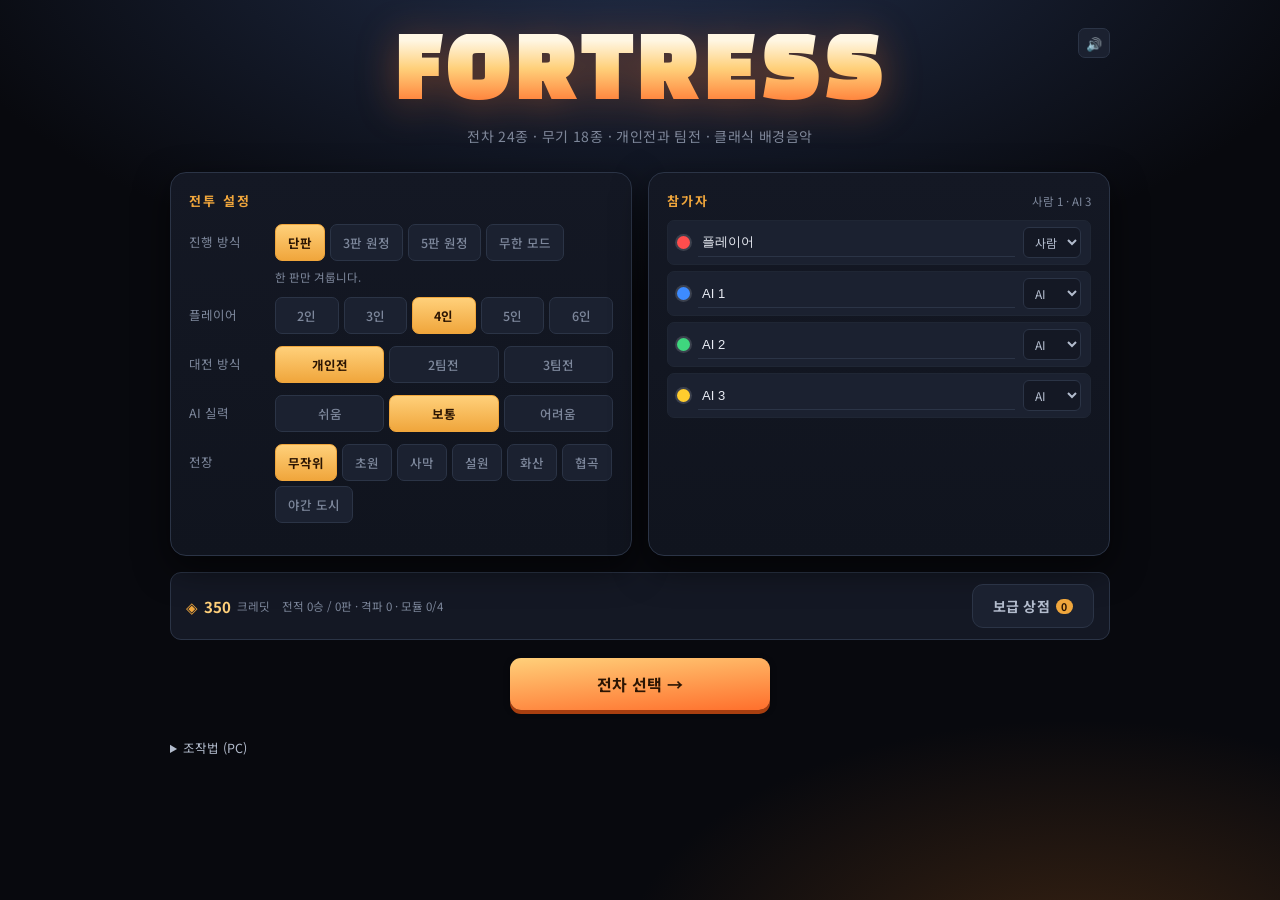
<file: fortress/index.html>
<!DOCTYPE html>
<html lang="ko">
<head>
  <meta charset="UTF-8" />
  <meta name="viewport" content="width=device-width, initial-scale=1.0, viewport-fit=cover" />
  <meta name="theme-color" content="#0a0b10" />
  <meta name="description" content="Fortress — AI와 대결하는 턴제 포격 게임. 전차 24종, 개인전·팀전, 클래식 BGM." />
  <title>Fortress 포격 대전</title>
  <link rel="icon" href="data:image/svg+xml,%3Csvg xmlns='http://www.w3.org/2000/svg' viewBox='0 0 100 100'%3E%3Ctext y='.9em' font-size='90'%3E%F0%9F%92%A3%3C/text%3E%3C/svg%3E" />
  <link rel="stylesheet" href="css/style.css" />
</head>
<body>
  <!-- ═══════════════ 1. 설정 화면 ═══════════════ -->
  <section id="menu" class="screen is-active">
    <div class="menu-shell">
      <button id="btnAudioMenu" class="icon-btn audio-toggle" title="소리 설정">🔊</button>
      <header class="title-block">
        <h1><span class="t-glow">FORTRESS</span></h1>
        <p class="tagline">전차 24종 · 무기 18종 · 개인전과 팀전 · 클래식 배경음악</p>
      </header>

      <div class="menu-grid">
        <div class="panel">
          <h2 class="panel-title">전투 설정</h2>
          <div class="form-row"><label>진행 방식</label><div class="seg seg--wrap" id="segRun"></div></div>
          <p id="runDesc" class="run-desc"></p>
          <div class="form-row"><label>플레이어</label><div class="seg" id="segCount"></div></div>
          <div class="form-row"><label>대전 방식</label><div class="seg" id="segMode"></div></div>
          <div class="form-row"><label>AI 실력</label><div class="seg" id="segDiff"></div></div>
          <div class="form-row"><label>전장</label><div class="seg seg--wrap" id="segTheme"></div></div>
        </div>

        <div class="panel">
          <div class="panel-head">
            <h2 class="panel-title">참가자</h2>
            <span id="slotsHint" class="hint"></span>
          </div>
          <div id="slots" class="slots"></div>
          <p id="menuError" class="error" hidden></p>
        </div>
      </div>

      <div class="wallet-bar">
        <div class="wallet">
          <span class="w-coin">◈</span><b id="walletVal">0</b><span class="w-unit">크레딧</span>
        </div>
        <div class="wallet-stats" id="walletStats"></div>
        <button id="btnToShop" class="btn btn--ghost">보급 상점 <span id="invCount" class="inv-count">0</span></button>
      </div>

      <div class="menu-actions">
        <button id="btnToGarage" class="btn btn--primary">전차 선택 →</button>
      </div>

      <details class="help">
        <summary>조작법 (PC)</summary>
        <div class="keys">
          <div><kbd>←</kbd><kbd>→</kbd><span>이동 · 방향 전환</span></div>
          <div><kbd>↑</kbd><kbd>↓</kbd><span>포신 각도</span></div>
          <div><kbd>Space</kbd><span>누르면 파워 충전, 떼면 발사</span></div>
          <div><kbd>Enter</kbd><span>현재 파워로 즉시 발사</span></div>
          <div><kbd>PgUp</kbd><kbd>PgDn</kbd><span>파워 미세 조절</span></div>
          <div><kbd>1</kbd><kbd>2</kbd><kbd>3</kbd><kbd>Tab</kbd><span>무기 교체</span></div>
          <div><kbd>M</kbd><span>음소거 (🔊 버튼에서 볼륨 조절)</span></div>
          <div><kbd>N</kbd><span>다음 곡</span></div>
          <div><kbd>Z</kbd><kbd>X</kbd><kbd>C</kbd><kbd>V</kbd><span>아이템 사용</span></div>
        </div>
        <p class="help-note">
          바람이 탄도를 휘게 합니다. 화면 상단 화살표로 세기와 방향을 확인하세요.
          지형은 포탄에 파괴되고, 발밑이 무너지면 전차가 떨어져 낙하 피해를 입습니다.
        </p>
      </details>
    </div>
  </section>

  <!-- ═══════════════ 2. 전차 선택 ═══════════════ -->
  <section id="garage" class="screen">
    <header class="garage-top">
      <button id="btnBackMenu" class="btn btn--ghost">← 설정</button>
      <div class="pilot-strip" id="pilotStrip"></div>
      <div class="garage-tools">
        <button id="btnAudioGarage" class="icon-btn" title="소리 설정">🔊</button>
        <button id="btnRandomAll" class="btn btn--ghost" title="AI가 탈 전차를 다시 뽑습니다">AI 다시 뽑기</button>
        <button id="btnStart" class="btn btn--primary">전투 시작</button>
      </div>
    </header>

    <div class="garage-body">
      <div class="tank-grid-wrap">
        <div class="filter-row" id="clsFilter"></div>
        <div class="tank-grid" id="tankGrid"></div>
      </div>

      <aside class="tank-detail" id="tankDetail">
        <div class="detail-stage">
          <canvas id="detailCanvas" width="440" height="260"></canvas>
          <span class="detail-cls" id="detailCls">표준</span>
        </div>
        <h2 id="detailName">새턴</h2>
        <p id="detailDesc" class="detail-desc"></p>
        <div class="stat-list" id="detailStats"></div>
        <h3 class="sub-head">무장</h3>
        <div class="wpn-list" id="detailWeapons"></div>
        <button id="btnPick" class="btn btn--primary btn--block">이 전차로 출격</button>
      </aside>
    </div>
  </section>

  <!-- ═══════════════ 3. 보급 상점 ═══════════════ -->
  <section id="shop" class="screen">
    <header class="garage-top">
      <button id="btnShopBack" class="btn btn--ghost">← 뒤로</button>
      <div class="shop-title">
        <span class="shop-h">보급 상점</span>
        <span id="shopStage" class="shop-stage"></span>
      </div>
      <div class="garage-tools">
        <div class="wallet wallet--sm"><span class="w-coin">◈</span><b id="shopWallet">0</b></div>
        <button id="btnRestock" class="btn btn--ghost">재입고 <span class="cost">◈60</span></button>
        <button id="btnShopGo" class="btn btn--primary">출격 →</button>
      </div>
    </header>

    <div class="shop-body">
      <div class="shop-main">
        <h3 class="sub-head">보급품 <span class="head-note">이번 판에만 쓰입니다</span></h3>
        <div class="shop-grid" id="shopGrid"></div>

        <h3 class="sub-head sub-head--mod">영구 장착 모듈 <span class="head-note">한 번 사면 매 판 자동으로 적용됩니다</span></h3>
        <div class="shop-grid" id="modGrid"></div>

        <p class="shop-note">상자는 전장에서도 얻을 수 있습니다 — 보급기가 떨어뜨리거나, 격파된 전차가 남깁니다.<br />
          같은 아이템이라도 나올 때마다 성능이 다르게 굴려지고, 값도 그에 따라 달라집니다.</p>
      </div>
      <aside class="shop-side">
        <h3 class="sub-head">장착 모듈 <span id="modSlots" class="inv-slots">0/4</span></h3>
        <div class="inv-list" id="modList"></div>
        <h3 class="sub-head">출격 장비 <span id="invSlots" class="inv-slots">0/10</span></h3>
        <div class="inv-list" id="invList"></div>
        <p class="shop-note">보급품은 전투가 시작되면 적용되고 소모됩니다. 모듈은 남습니다.<br />사용형 아이템은 전투 중 <b>Z X C V</b> 키로 씁니다.</p>
      </aside>
    </div>
  </section>

  <!-- ═══════════════ 4. 게임 ═══════════════ -->
  <section id="game" class="screen">
    <header class="hud-top">
      <div class="hud-turn">
        <span class="dot" id="hudDot"></span>
        <span id="hudName">-</span>
        <span id="hudTank" class="tank-tag">-</span>
        <span id="hudTeam" class="badge" hidden></span>
        <span id="hudYou" class="you" hidden>YOU</span>
        <span id="hudStage" class="stage-tag" hidden></span>
      </div>

      <div class="hud-center">
        <div class="wind-box" title="바람">
          <span class="lbl">바람</span>
          <canvas id="windCanvas" width="130" height="24"></canvas>
          <b id="hudWind">0.0</b>
        </div>
        <div class="timer-box">
          <svg viewBox="0 0 36 36" class="timer-ring"><circle cx="18" cy="18" r="15.5" class="ring-bg"/><circle cx="18" cy="18" r="15.5" class="ring-fg" id="timerRing"/></svg>
          <b id="hudTimer">32</b>
        </div>
      </div>

      <div class="hud-right">
        <div class="now-playing" id="nowPlaying" title="배경음악">
          <span class="np-icon">♪</span><span id="npText">—</span>
          <button id="btnNextTrack" class="mini-btn" title="다음 곡 (N)">⏭</button>
        </div>
        <span class="round-tag">R<b id="hudRound">1</b></span>
        <button id="btnMute" class="icon-btn" title="소리 설정 (M: 음소거)">🔊</button>
        <button id="btnQuit" class="icon-btn" title="메뉴로">✕</button>
      </div>
    </header>

    <div class="stage" id="stage">
      <div class="stage-inner" id="stageInner">
        <canvas id="canvas" width="1600" height="800"></canvas>
        <div id="banner" class="banner" hidden></div>
        <aside id="roster" class="roster"></aside>
        <div id="buffBar" class="buff-bar"></div>
      </div>
    </div>

    <footer class="hud-bottom">
      <div class="loadout">
        <div class="weapons" id="weapons"></div>
        <div class="items" id="itemBar"></div>
      </div>

      <div class="gauges">
        <div class="gauge">
          <span class="g-lbl">각도</span>
          <b id="hudAngle">45°</b>
        </div>
        <div class="gauge gauge--wide">
          <span class="g-lbl">파워</span>
          <div class="pbar"><div id="pfill" class="pfill"></div><div id="pmark" class="pmark"></div></div>
          <b id="hudPower">50</b>
        </div>
        <div class="gauge gauge--wide">
          <span class="g-lbl">이동</span>
          <div class="pbar pbar--fuel"><div id="ffill" class="pfill"></div></div>
        </div>
      </div>

      <div class="pad" id="pad">
        <button class="pad-btn" data-act="pdown" title="파워 −">−</button>
        <button class="pad-btn" data-act="up" title="각도 ▲">▲</button>
        <button class="pad-btn" data-act="pup" title="파워 +">+</button>
        <button class="pad-btn" data-act="left" title="왼쪽">◀</button>
        <button class="pad-btn" data-act="down" title="각도 ▼">▼</button>
        <button class="pad-btn" data-act="right" title="오른쪽">▶</button>
        <button id="btnFire" class="fire" title="누르면 충전, 떼면 발사">FIRE</button>
      </div>
    </footer>
  </section>

  <!-- ═══════════════ 설명 툴팁 ═══════════════ -->
  <div id="tip" class="tip" hidden></div>

  <!-- ═══════════════ 소리 설정 ═══════════════ -->
  <div id="audioPanel" class="audio-panel" hidden>
    <div class="ap-head">소리</div>
    <label class="ap-row">
      <span class="ap-lbl">효과음</span>
      <input type="range" id="volSfx" min="0" max="100" step="1" value="85" />
      <b id="volSfxVal">85</b>
    </label>
    <label class="ap-row">
      <span class="ap-lbl">배경음악</span>
      <input type="range" id="volMusic" min="0" max="100" step="1" value="40" />
      <b id="volMusicVal">40</b>
    </label>
    <button id="btnMuteAll" class="ap-mute">전체 음소거 <span class="ap-key">M</span></button>
  </div>

  <!-- ═══════════════ 결과 ═══════════════ -->
  <div id="gameover" class="modal" hidden>
    <div class="modal-card">
      <h2 id="goTitle">승리</h2>
      <p id="goSub" class="sub"></p>
      <div class="result-cols">
        <div class="result-wrap">
          <table class="result">
            <thead><tr><th>#</th><th>이름</th><th>전차</th><th>팀</th><th>HP</th><th>격파</th><th>피해</th></tr></thead>
            <tbody id="goBody"></tbody>
          </table>
        </div>
        <div class="payout">
          <h3 class="sub-head">전투 수당</h3>
          <div id="payoutLines" class="payout-lines"></div>
          <div class="payout-total">
            <span>합계</span><b id="payoutTotal">◈0</b>
          </div>
          <div class="payout-wallet">보유 <b id="payoutWallet">◈0</b></div>
        </div>
      </div>
      <div class="modal-actions">
        <button id="goMenu" class="btn btn--ghost">메뉴로</button>
        <button id="goShop" class="btn btn--ghost">보급 상점</button>
        <button id="goAgain" class="btn btn--primary">다시하기</button>
      </div>
    </div>
  </div>

  <script src="js/audiocore.js"></script>
  <script src="js/terrain.js"></script>
  <script src="js/tanks.js"></script>
  <script src="js/tankart.js"></script>
  <script src="js/tankart_set1.js"></script>
  <script src="js/tankart_set2.js"></script>
  <script src="js/tankart_set3.js"></script>
  <script src="js/entities.js"></script>
  <script src="js/items.js"></script>
  <script src="js/profile.js"></script>
  <script src="js/sfx.js"></script>
  <script src="js/musiclib1.js"></script>
  <script src="js/musiclib2.js"></script>
  <script src="js/musiclib3.js"></script>
  <script src="js/music.js"></script>
  <script src="js/gfx.js"></script>
  <script src="js/fx.js"></script>
  <script src="js/ai.js"></script>
  <script src="js/game.js"></script>
  <script src="js/main.js"></script>
</body>
</html>
</file>
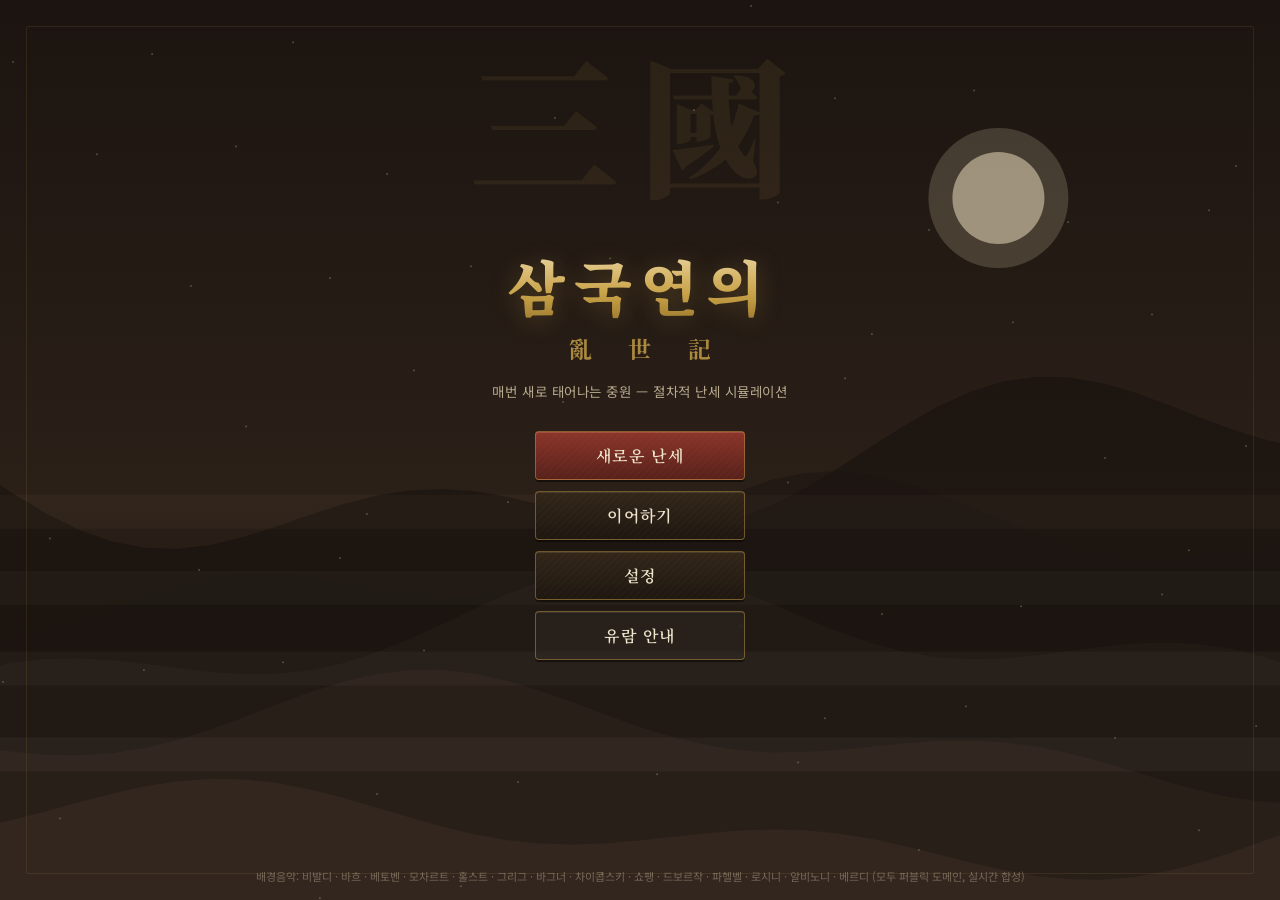
<file: sangokushi/index.html>
<!DOCTYPE html>
<html lang="ko">
<head>
<meta charset="utf-8">
<meta name="viewport" content="width=device-width, initial-scale=1, viewport-fit=cover">
<meta name="theme-color" content="#1b140f">
<title>삼국연의 · 난세기</title>
<meta name="description" content="매번 새로 생성되는 중원에서 벌이는 절차적 삼국지 전략 시뮬레이션. 고전 음악 실시간 합성 BGM.">
<link rel="preconnect" href="https://fonts.googleapis.com">
<link rel="preconnect" href="https://fonts.gstatic.com" crossorigin>
<link href="https://fonts.googleapis.com/css2?family=Noto+Serif+KR:wght@400;600;700;900&family=Noto+Sans+KR:wght@400;500;700&display=swap" rel="stylesheet">
<link rel="stylesheet" href="css/style.css">
</head>
<body>
<div id="app"></div>
<noscript>
  <p style="color:#e8dcc0;font-family:sans-serif;padding:40px">
    이 게임은 자바스크립트가 필요합니다.
  </p>
</noscript>
<script type="module" src="js/main.js"></script>
</body>
</html>
</file>
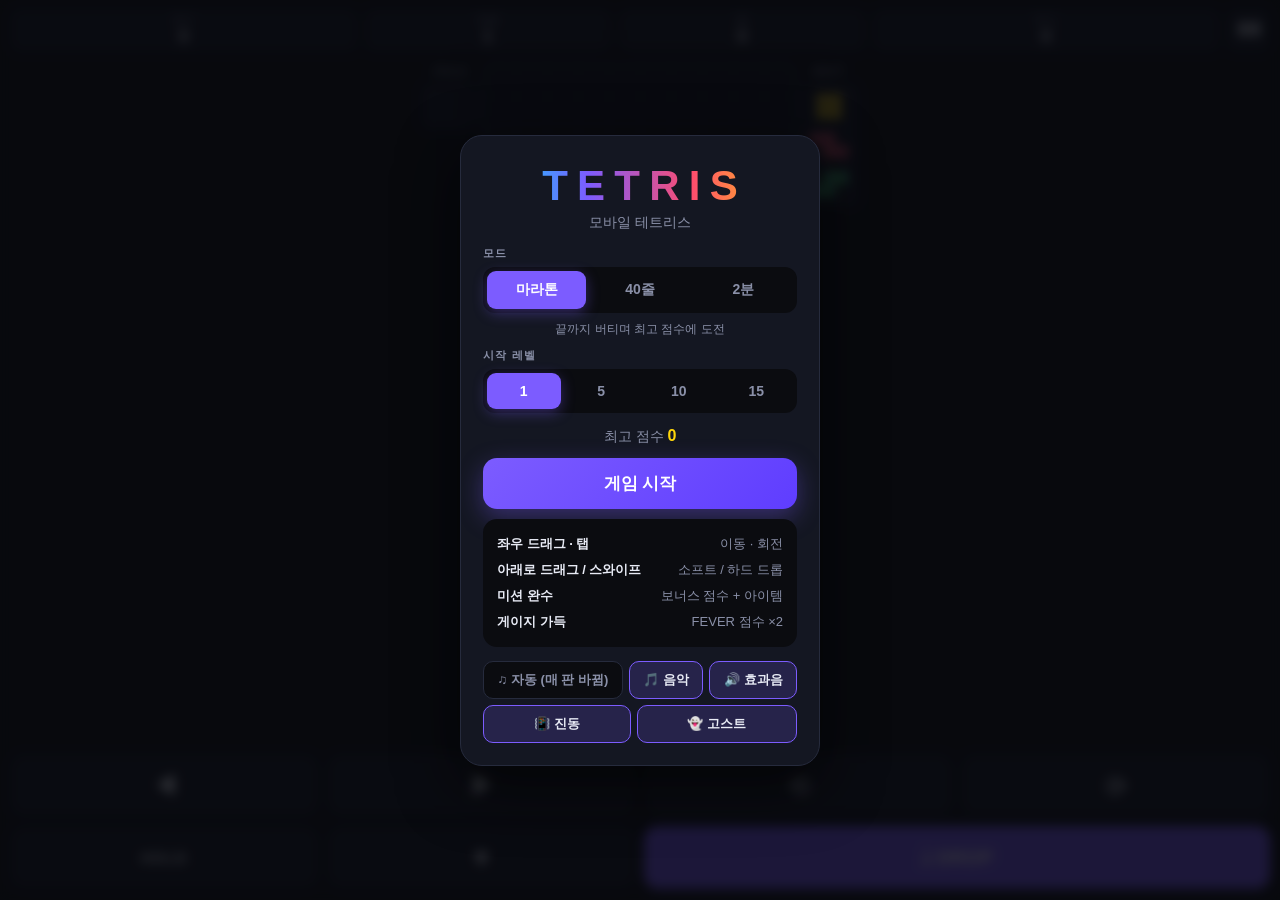
<file: tetris/index.html>
<!DOCTYPE html>
<html lang="ko">
<head>
  <meta charset="UTF-8" />
  <meta name="viewport" content="width=device-width, initial-scale=1.0, maximum-scale=1.0, user-scalable=no, viewport-fit=cover" />
  <meta name="theme-color" content="#0b0c10" />
  <meta name="description" content="모바일 테트리스 — 터치 제스처와 온스크린 버튼으로 즐기는 테트리스 PWA" />
  <meta name="apple-mobile-web-app-capable" content="yes" />
  <meta name="apple-mobile-web-app-status-bar-style" content="black-translucent" />
  <meta name="mobile-web-app-capable" content="yes" />
  <title>TETRIS · 모바일 테트리스</title>

  <link rel="manifest" href="manifest.json" />
  <link rel="icon" href="data:image/svg+xml,%3Csvg xmlns='http://www.w3.org/2000/svg' viewBox='0 0 64 64'%3E%3Crect width='64' height='64' rx='14' fill='%230b0c10'/%3E%3Crect x='24' y='12' width='16' height='16' rx='3' fill='%23c77dff'/%3E%3Crect x='8' y='28' width='16' height='16' rx='3' fill='%23c77dff'/%3E%3Crect x='24' y='28' width='16' height='16' rx='3' fill='%23c77dff'/%3E%3Crect x='40' y='28' width='16' height='16' rx='3' fill='%23c77dff'/%3E%3C/svg%3E" />
  <link rel="stylesheet" href="css/styles.css" />
</head>
<body>
  <div id="app">
    <!-- ===== 상단 HUD ===== -->
    <header class="hud">
      <div class="hud-item">
        <span class="hud-label" id="hudScoreLabel">점수</span>
        <span class="hud-value" id="hudScore">0</span>
      </div>
      <div class="hud-item">
        <span class="hud-label">레벨</span>
        <span class="hud-value" id="hudLevel">1</span>
      </div>
      <div class="hud-item">
        <span class="hud-label">줄</span>
        <span class="hud-value" id="hudLines">0</span>
      </div>
      <div class="hud-item" id="hudAltItem">
        <span class="hud-label" id="hudAltLabel">최고</span>
        <span class="hud-value" id="hudAlt">0</span>
      </div>
      <button id="btnPause" class="icon-btn" aria-label="일시정지">❚❚</button>
    </header>

    <!-- ===== 플레이 영역 ===== -->
    <main class="play" id="play">
      <aside class="side">
        <div class="side-label">HOLD</div>
        <canvas id="holdCanvas" width="52" height="39"></canvas>
      </aside>

      <div class="board-wrap" id="boardWrap">
        <canvas id="board" width="200" height="400" aria-label="테트리스 보드"></canvas>
        <div class="toast" id="toast"></div>
        <div class="fever-bar" id="feverBar" title="피버 게이지">
          <div class="fever-fill" id="feverFill"></div>
          <span class="fever-label">FEVER</span>
        </div>
        <div class="mission" id="mission">
          <div class="mission-row">
            <span class="mission-tag">미션</span>
            <span class="mission-title" id="missionTitle">잠시 후 시작</span>
            <span class="mission-prog" id="missionProg"></span>
          </div>
          <div class="mission-time"><div class="mission-time-fill" id="missionTime"></div></div>
        </div>
      </div>

      <aside class="side">
        <div class="side-label">NEXT</div>
        <canvas id="nextCanvas" width="52" height="117"></canvas>
        <button id="itemBtn" class="item-btn" aria-label="아이템 사용" hidden>
          <span class="item-icon" id="itemIcon">💣</span>
          <span class="item-count" id="itemCount">1</span>
        </button>
      </aside>
    </main>

    <!-- ===== 온스크린 컨트롤 ===== -->
    <footer class="controls" id="controls">
      <button class="ctl" data-action="left" aria-label="왼쪽">◀</button>
      <button class="ctl" data-action="right" aria-label="오른쪽">▶</button>
      <button class="ctl" data-action="rotCCW" aria-label="반시계 회전">⟲</button>
      <button class="ctl" data-action="rotCW" aria-label="시계 회전">⟳</button>
      <button class="ctl ctl--text" data-action="hold" aria-label="홀드">HOLD</button>
      <button class="ctl" data-action="soft" aria-label="소프트 드롭">▼</button>
      <button class="ctl ctl--wide ctl--accent" data-action="hard" aria-label="하드 드롭">⤓ DROP</button>
    </footer>
  </div>

  <!-- ===== 시작 화면 ===== -->
  <div id="ovStart" class="overlay">
    <div class="card">
      <h1 class="title">TETRIS</h1>
      <p class="sub">모바일 테트리스</p>

      <div class="field-label">모드</div>
      <div class="seg-group" id="modeGroup">
        <button class="seg" data-mode="marathon" aria-pressed="true">마라톤</button>
        <button class="seg" data-mode="sprint" aria-pressed="false">40줄</button>
        <button class="seg" data-mode="ultra" aria-pressed="false">2분</button>
      </div>
      <p class="mode-desc" id="modeDesc">끝까지 버티며 최고 점수에 도전</p>

      <div class="field-label">시작 레벨</div>
      <div class="seg-group" id="levelGroup">
        <button class="seg" data-level="1" aria-pressed="true">1</button>
        <button class="seg" data-level="5" aria-pressed="false">5</button>
        <button class="seg" data-level="10" aria-pressed="false">10</button>
        <button class="seg" data-level="15" aria-pressed="false">15</button>
      </div>

      <div class="best-line"><span id="startBestLabel">최고 점수</span> <b id="startBest">0</b></div>
      <button id="btnStart" class="btn btn--primary">게임 시작</button>

      <ul class="guide">
        <li><b>좌우 드래그 · 탭</b><span>이동 · 회전</span></li>
        <li><b>아래로 드래그 / 스와이프</b><span>소프트 / 하드 드롭</span></li>
        <li><b>미션 완수</b><span>보너스 점수 + 아이템</span></li>
        <li><b>게이지 가득</b><span>FEVER 점수 ×2</span></li>
      </ul>
      <div class="settings">
        <button class="toggle toggle--wide" id="trackBtn" aria-label="배경음악 곡 선택">♫ 자동</button>
        <button class="toggle" data-setting="music" aria-pressed="true">🎵 음악</button>
        <button class="toggle" data-setting="sound" aria-pressed="true">🔊 효과음</button>
        <button class="toggle" data-setting="vibrate" aria-pressed="true">📳 진동</button>
        <button class="toggle" data-setting="ghost" aria-pressed="true">👻 고스트</button>
      </div>
    </div>
  </div>

  <!-- ===== 일시정지 ===== -->
  <div id="ovPause" class="overlay" hidden>
    <div class="card">
      <h2 class="card-title">일시정지</h2>
      <p class="now-playing" id="nowPlaying"></p>
      <button id="btnResume" class="btn btn--primary">계속하기</button>
      <button id="btnNextTrack" class="btn btn--ghost">♫ 다음 곡</button>
      <button id="btnRestartPause" class="btn btn--ghost">다시 시작</button>
      <button id="btnMenuPause" class="btn btn--ghost">모드 선택으로</button>
      <div class="settings">
        <button class="toggle" data-setting="music" aria-pressed="true">🎵 음악</button>
        <button class="toggle" data-setting="sound" aria-pressed="true">🔊 효과음</button>
        <button class="toggle" data-setting="vibrate" aria-pressed="true">📳 진동</button>
        <button class="toggle" data-setting="ghost" aria-pressed="true">👻 고스트</button>
      </div>
    </div>
  </div>

  <!-- ===== 게임 오버 / 결과 ===== -->
  <div id="ovOver" class="overlay" hidden>
    <div class="card">
      <h2 class="card-title" id="overTitle">게임 오버</h2>
      <div class="rank">
        <div class="rank-grade" id="overRank">B</div>
        <div class="rank-msg" id="overRankMsg"></div>
      </div>
      <div class="new-record" id="overNew" hidden>🏆 신기록!</div>
      <div class="result-grid">
        <div><div class="r-val" id="overScore">0</div><div class="r-lab">점수</div></div>
        <div><div class="r-val" id="overLines">0</div><div class="r-lab">줄</div></div>
        <div><div class="r-val" id="overLevel">1</div><div class="r-lab">레벨</div></div>
        <div><div class="r-val" id="overTime">0:00</div><div class="r-lab">시간</div></div>
        <div><div class="r-val" id="overMissions">0</div><div class="r-lab">미션 성공</div></div>
        <div><div class="r-val" id="overFevers">0</div><div class="r-lab">피버</div></div>
      </div>
      <div class="best-line"><span id="overBestLabel">최고 점수</span> <b id="overBest">0</b></div>
      <button id="btnRestart" class="btn btn--primary">다시 시작</button>
      <button id="btnMenu" class="btn btn--ghost">모드 선택으로</button>
    </div>
  </div>

  <script src="js/tetrominoes.js"></script>
  <script src="js/game.js"></script>
  <script src="js/renderer.js"></script>
  <script src="js/input.js"></script>
  <script src="js/audio.js"></script>
  <script src="js/music.js"></script>
  <script src="js/missions.js"></script>
  <script src="js/app.js"></script>
</body>
</html>
</file>
<file: fortress/css/style.css>
@import url('https://fonts.googleapis.com/css2?family=Black+Han+Sans&family=Noto+Sans+KR:wght@400;500;700;900&display=swap');

/* ═══════════════ Fortress — 격납고 다크 UI ═══════════════
   전장의 금속과 황동. 단일(다크) 테마로 의도적으로 고정합니다. */

:root {
  --bg:        #08090e;
  --bg-2:      #0d1017;
  --panel:     #141824;
  --panel-2:   #1b2130;
  --panel-3:   #232a3b;
  --line:      #2b3446;
  --line-soft: #1f2634;
  --text:      #e9ecf4;
  --text-dim:  #b3bccd;
  --muted:     #7d879b;

  --brass:     #f0a63c;
  --brass-hi:  #ffd07a;
  --ember:     #ff6f2c;
  --ok:        #4fe07f;
  --warn:      #ffcc2e;
  --danger:    #ff5348;
  --ice:       #7fd8ff;
  --violet:    #c07bff;

  --shadow-1: 0 2px 6px rgba(0,0,0,.4);
  --shadow-2: 0 12px 34px rgba(0,0,0,.55);
  --shadow-3: 0 26px 70px rgba(0,0,0,.7);

  --font-display: 'Black Han Sans', 'Noto Sans KR', system-ui, sans-serif;
  --font-ui: 'Noto Sans KR', system-ui, -apple-system, 'Segoe UI', Roboto, sans-serif;

  --r-sm: 7px;
  --r-md: 11px;
  --r-lg: 16px;
}

* { box-sizing: border-box; }

html, body {
  margin: 0;
  height: 100%;
  background: var(--bg);
  color: var(--text);
  font-family: var(--font-ui);
  font-size: 14px;
  -webkit-tap-highlight-color: transparent;
}
body { overflow: hidden; }
button { font: inherit; color: inherit; cursor: pointer; border: 0; background: none; }
[hidden] { display: none !important; }
:focus-visible { outline: 2px solid var(--brass); outline-offset: 2px; }

/* ── 화면 전환 ─────────────────────────────── */
.screen { position: fixed; inset: 0; display: none; flex-direction: column; }
.screen.is-active { display: flex; }

/* ── 공용 버튼 ─────────────────────────────── */
.btn {
  display: inline-flex; align-items: center; justify-content: center; gap: 6px;
  padding: 11px 20px; border-radius: var(--r-md);
  font-weight: 700; letter-spacing: .3px; white-space: nowrap;
  transition: transform .08s ease, filter .15s ease, background .15s ease;
}
.btn:active { transform: translateY(1px); }
.btn--primary {
  background: linear-gradient(175deg, var(--brass-hi), var(--ember));
  color: #2b1503;
  box-shadow: 0 4px 0 #a83f10, var(--shadow-1);
}
.btn--primary:hover { filter: brightness(1.07); }
.btn--primary:active { box-shadow: 0 2px 0 #a83f10; }
.btn--ghost {
  background: var(--panel-2);
  border: 1px solid var(--line);
  color: var(--text-dim);
}
.btn--ghost:hover { background: var(--panel-3); color: var(--text); }
.btn--block { width: 100%; }
.icon-btn {
  width: 32px; height: 30px; border-radius: var(--r-sm);
  background: var(--panel-2); border: 1px solid var(--line);
  display: inline-flex; align-items: center; justify-content: center; font-size: 13px;
}
.icon-btn:hover { background: var(--panel-3); }
.mini-btn {
  width: 22px; height: 20px; border-radius: 5px; font-size: 11px;
  background: var(--panel-3); color: var(--text-dim);
}
.mini-btn:hover { color: var(--brass); }

/* ═══════════════ 1. 설정 화면 ═══════════════ */
#menu {
  overflow: auto;
  align-items: center;
  padding: 34px 18px 48px;
  background:
    radial-gradient(1200px 620px at 50% -10%, #23304d 0%, transparent 62%),
    radial-gradient(760px 420px at 84% 108%, #3a2312 0%, transparent 60%),
    var(--bg);
}
.menu-shell { width: 100%; max-width: 940px; }

.title-block { text-align: center; margin-bottom: 26px; }
.title-block h1 {
  font-family: var(--font-display);
  font-size: clamp(46px, 8vw, 82px);
  line-height: 1;
  margin: 0;
  letter-spacing: 6px;
}
.t-glow {
  background: linear-gradient(180deg, #fff6e2 8%, var(--brass-hi) 42%, var(--ember) 92%);
  -webkit-background-clip: text; background-clip: text;
  -webkit-text-fill-color: transparent; color: var(--brass-hi);
  filter: drop-shadow(0 6px 20px rgba(255,120,44,.35));
}
.tagline { margin: 10px 0 0; color: var(--muted); font-size: 14px; letter-spacing: .4px; }

.menu-grid { display: grid; grid-template-columns: 1fr 1fr; gap: 16px; }
@media (max-width: 780px) { .menu-grid { grid-template-columns: 1fr; } }

.panel {
  background: linear-gradient(180deg, var(--panel) 0%, #10141e 100%);
  border: 1px solid var(--line);
  border-radius: var(--r-lg);
  padding: 18px 18px 20px;
  box-shadow: var(--shadow-2);
}
.panel-head { display: flex; align-items: baseline; justify-content: space-between; }
.panel-title {
  margin: 0 0 14px; font-size: 13px; font-weight: 700;
  letter-spacing: 2px; color: var(--brass); text-transform: uppercase;
}
.panel-head .panel-title { margin-bottom: 10px; }
.hint { font-size: 11.5px; color: var(--muted); }

.form-row { display: flex; align-items: flex-start; gap: 12px; margin-bottom: 12px; }
.form-row > label { width: 74px; flex: none; padding-top: 8px; color: var(--muted); font-size: 12.5px; }
.seg { display: flex; gap: 5px; flex: 1; min-width: 0; }
.seg--wrap { flex-wrap: wrap; }
.seg-btn {
  flex: 1; min-width: 0; padding: 8px 6px;
  background: var(--panel-2); border: 1px solid var(--line);
  border-radius: var(--r-sm); color: var(--muted);
  font-size: 12.5px; font-weight: 500;
  transition: background .12s, color .12s, border-color .12s;
}
.seg--wrap .seg-btn { flex: 0 1 auto; padding: 8px 12px; }
.seg-btn:hover { color: var(--text); border-color: var(--line); background: var(--panel-3); }
.seg-btn.is-active {
  background: linear-gradient(180deg, var(--brass-hi), var(--brass));
  border-color: var(--brass); color: #2b1503; font-weight: 700;
}

.slots { display: flex; flex-direction: column; gap: 6px; }
.slot {
  display: flex; align-items: center; gap: 8px;
  background: var(--panel-2); border: 1px solid var(--line-soft);
  border-radius: var(--r-sm); padding: 6px 9px;
}
.swatch { width: 13px; height: 13px; border-radius: 50%; flex: none; box-shadow: 0 0 0 2px rgba(255,255,255,.14); }
.slot input {
  flex: 1; min-width: 0; padding: 6px 4px; font-size: 13px;
  background: transparent; border: 0; border-bottom: 1px solid var(--line);
  color: var(--text); outline: none;
}
.slot input:focus { border-bottom-color: var(--brass); }
.slot select {
  background: var(--panel); color: var(--text-dim);
  border: 1px solid var(--line); border-radius: 6px;
  padding: 5px 7px; font-size: 12px; font-family: inherit;
}
.error { margin: 10px 0 0; color: var(--danger); font-size: 12.5px; }

.menu-actions { margin-top: 18px; display: flex; justify-content: center; }
.menu-actions .btn { min-width: 260px; font-size: 16px; padding: 14px 26px; }

.help { margin-top: 22px; color: var(--muted); font-size: 12.5px; }
.help summary { cursor: pointer; padding: 6px 0; color: var(--text-dim); }
.keys { display: grid; grid-template-columns: repeat(auto-fit, minmax(230px, 1fr)); gap: 8px 18px; margin: 10px 0; }
.keys > div { display: flex; align-items: center; gap: 6px; }
.keys span { color: var(--muted); }
kbd {
  display: inline-block; min-width: 22px; text-align: center;
  padding: 2px 6px; border-radius: 5px;
  background: var(--panel-2); border: 1px solid var(--line); border-bottom-width: 2px;
  color: var(--text); font-family: ui-monospace, 'SFMono-Regular', monospace; font-size: 11px;
}
.help-note { line-height: 1.7; margin: 6px 0 0; }

/* ═══════════════ 2. 전차 선택 ═══════════════ */
#garage { background: linear-gradient(180deg, #0c0f17 0%, var(--bg) 100%); }

.garage-top {
  flex: none; display: flex; align-items: center; gap: 14px;
  padding: 10px 16px; background: var(--panel); border-bottom: 1px solid var(--line);
}
.garage-tools { display: flex; gap: 8px; margin-left: auto; }

.pilot-strip { display: flex; gap: 7px; overflow-x: auto; padding: 2px; flex: 1; min-width: 0; }
.pilot {
  display: flex; align-items: center; gap: 7px; flex: none;
  padding: 6px 11px 6px 8px; border-radius: var(--r-sm);
  background: var(--panel-2); border: 1px solid var(--line-soft);
  cursor: pointer; transition: border-color .12s, background .12s;
}
.pilot:hover { background: var(--panel-3); }
.pilot.is-active { border-color: var(--brass); background: #2a2113; box-shadow: 0 0 0 1px rgba(240,166,60,.35) inset; }
.pilot.is-locked { opacity: .55; cursor: default; }
.pilot.is-locked:hover { background: var(--panel-2); }
.pilot.is-locked .p-kind { color: var(--muted); border-style: dashed; }
.pilot .p-name { font-size: 12.5px; font-weight: 700; }
.pilot .p-tank { font-size: 11px; color: var(--muted); }
.pilot .p-kind { font-size: 9.5px; letter-spacing: .5px; color: var(--muted); border: 1px solid var(--line); border-radius: 4px; padding: 0 4px; }

.garage-body {
  flex: 1; min-height: 0; display: grid;
  grid-template-columns: 1fr 340px; gap: 0;
}
.tank-grid-wrap { min-height: 0; overflow-y: auto; padding: 14px 16px 24px; }
.filter-row { display: flex; gap: 6px; margin-bottom: 12px; flex-wrap: wrap; }

.tank-grid {
  display: grid; gap: 10px;
  grid-template-columns: repeat(auto-fill, minmax(158px, 1fr));
}
.tank-card {
  position: relative; text-align: left; padding: 0 0 9px;
  background: linear-gradient(180deg, var(--panel-2), #12161f);
  border: 1px solid var(--line-soft); border-radius: var(--r-md);
  overflow: hidden; transition: transform .1s, border-color .12s, box-shadow .12s;
}
.tank-card:hover { transform: translateY(-2px); border-color: var(--line); box-shadow: var(--shadow-1); }
.tank-card.is-sel { border-color: var(--brass); box-shadow: 0 0 0 1px var(--brass), var(--shadow-1); }
.tank-card canvas { display: block; width: 100%; height: auto; background: radial-gradient(120% 90% at 50% 20%, #222c40 0%, #10141d 75%); }
.tank-card .c-name { display: block; padding: 7px 10px 0; font-size: 13.5px; font-weight: 700; }
.tank-card .c-meta { display: flex; align-items: center; gap: 5px; padding: 3px 10px 0; }
.cls-chip {
  font-size: 10px; font-weight: 700; letter-spacing: .5px;
  padding: 1px 6px; border-radius: 4px; color: #0d1017;
}
.tank-card .c-taken {
  position: absolute; top: 6px; right: 6px;
  font-size: 10px; font-weight: 700; padding: 2px 6px; border-radius: 4px;
  background: rgba(0,0,0,.7); border: 1px solid currentColor;
}

.tank-detail {
  min-height: 0; overflow-y: auto;
  padding: 16px 16px 22px;
  background: var(--panel); border-left: 1px solid var(--line);
}
.detail-stage {
  position: relative; border-radius: var(--r-md); overflow: hidden;
  background: radial-gradient(120% 100% at 50% 15%, #2a3550 0%, #0e1219 78%);
  border: 1px solid var(--line-soft);
}
.detail-stage canvas { display: block; width: 100%; height: auto; }
.detail-cls {
  position: absolute; left: 10px; top: 10px;
  font-size: 10.5px; font-weight: 700; letter-spacing: 1px;
  padding: 2px 8px; border-radius: 4px; color: #0d1017;
}
.tank-detail h2 { font-family: var(--font-display); font-size: 27px; margin: 13px 0 4px; letter-spacing: 1px; }
.detail-desc { margin: 0 0 14px; color: var(--muted); font-size: 12.5px; line-height: 1.65; min-height: 2.6em; }

.stat-list { display: flex; flex-direction: column; gap: 7px; }
.stat { display: grid; grid-template-columns: 42px 1fr 34px; align-items: center; gap: 8px; font-size: 11.5px; }
.stat span:first-child { color: var(--muted); }
.stat b { text-align: right; color: var(--text-dim); font-variant-numeric: tabular-nums; font-weight: 500; }
.stat-bar { height: 7px; border-radius: 4px; background: #0b0e15; border: 1px solid var(--line-soft); overflow: hidden; }
.stat-bar i { display: block; height: 100%; border-radius: 3px; background: linear-gradient(90deg, var(--brass), var(--brass-hi)); }

.sub-head { margin: 18px 0 8px; font-size: 11px; letter-spacing: 2px; color: var(--brass); text-transform: uppercase; }
.wpn-list { display: flex; flex-direction: column; gap: 6px; margin-bottom: 16px; }
.wpn-row {
  display: grid; grid-template-columns: 26px 1fr auto; gap: 8px; align-items: center;
  padding: 7px 9px; background: var(--panel-2); border: 1px solid var(--line-soft); border-radius: var(--r-sm);
}
.wpn-row .w-ico { font-size: 15px; text-align: center; color: var(--brass-hi); }
.wpn-row .w-txt b { display: block; font-size: 12.5px; }
.wpn-row .w-txt small { color: var(--muted); font-size: 11px; }
.wpn-row .w-amt { font-size: 11px; color: var(--brass); font-variant-numeric: tabular-nums; }

@media (max-width: 900px) {
  .garage-body { grid-template-columns: 1fr; }
  .tank-detail { border-left: 0; border-top: 1px solid var(--line); }
}

/* ═══════════════ 3. 게임 화면 ═══════════════ */
#game { background: #05060a; }

.hud-top {
  flex: none; display: flex; align-items: center; gap: 14px;
  min-height: 46px; padding: 5px 12px;
  background: linear-gradient(180deg, var(--panel), #0f131c);
  border-bottom: 1px solid var(--line);
  font-size: 13px;
}
.hud-turn { display: flex; align-items: center; gap: 8px; min-width: 0; flex: 1; font-weight: 700; }
.dot { display: inline-block; width: 12px; height: 12px; border-radius: 50%; flex: none; box-shadow: 0 0 0 2px rgba(255,255,255,.16); }
.tank-tag { font-size: 11px; font-weight: 500; color: var(--muted); border: 1px solid var(--line); border-radius: 4px; padding: 1px 6px; }
.badge { font-size: 10.5px; font-weight: 700; color: #0d1017; border-radius: 4px; padding: 2px 6px; }
.you { font-size: 9.5px; font-weight: 700; letter-spacing: 1px; color: var(--ok); border: 1px solid var(--ok); border-radius: 4px; padding: 1px 5px; }

.hud-center { display: flex; align-items: center; gap: 16px; }
.wind-box { display: flex; align-items: center; gap: 7px; color: var(--muted); font-size: 12px; }
.wind-box canvas { background: #0b0e15; border: 1px solid var(--line-soft); border-radius: 5px; }
.wind-box b { min-width: 30px; color: var(--text); font-variant-numeric: tabular-nums; }
/* 바람이 바뀐 순간에만 눈에 띄게 (몇 라운드에 한 번뿐입니다) */
.wind-box.is-shift canvas { animation: windShift 1.5s ease-out; }
.wind-box.is-shift b { animation: windShiftText 1.5s ease-out; }
@keyframes windShift {
  0%, 55% { border-color: var(--warn, #ffcc2e); box-shadow: 0 0 0 2px rgba(255, 204, 46, 0.22); }
  100% { border-color: var(--line-soft); box-shadow: none; }
}
@keyframes windShiftText {
  0%, 55% { color: var(--warn, #ffcc2e); }
  100% { color: var(--text); }
}

.timer-box { position: relative; width: 34px; height: 34px; display: grid; place-items: center; }
.timer-ring { position: absolute; inset: 0; transform: rotate(-90deg); }
.timer-ring circle { fill: none; stroke-width: 3; }
.ring-bg { stroke: #232a3b; }
.ring-fg { stroke: var(--brass); stroke-dasharray: 97.4; stroke-dashoffset: 0; stroke-linecap: round; transition: stroke-dashoffset .2s linear, stroke .3s; }
.timer-box b { font-size: 12px; font-variant-numeric: tabular-nums; }
.timer-box.is-low .ring-fg { stroke: var(--danger); }
.timer-box.is-low b { color: var(--danger); }

.hud-right { display: flex; align-items: center; gap: 8px; }
.now-playing {
  display: flex; align-items: center; gap: 6px; max-width: 230px;
  padding: 3px 6px 3px 9px; border-radius: var(--r-sm);
  background: var(--panel-2); border: 1px solid var(--line-soft);
  font-size: 11.5px; color: var(--muted);
}
.np-icon { color: var(--brass); }
#npText { overflow: hidden; text-overflow: ellipsis; white-space: nowrap; }
.round-tag { color: var(--muted); font-size: 12px; }
.round-tag b { color: var(--text); }

.stage { flex: 1; min-height: 0; display: flex; align-items: center; justify-content: center; background: #05060a; }
.stage-inner { position: relative; width: 100%; aspect-ratio: 2 / 1; }
#canvas { display: block; width: 100%; height: 100%; image-rendering: auto; }

.banner {
  position: absolute; left: 50%; top: 16%; transform: translate(-50%, -50%);
  padding: 9px 26px; border-radius: 12px; white-space: nowrap; pointer-events: none;
  background: rgba(8,10,16,.82); border: 1px solid rgba(255,255,255,.16);
  font-family: var(--font-display); letter-spacing: 2px;
  font-size: clamp(17px, 2.4vw, 27px);
  box-shadow: var(--shadow-2);
}
.banner.pop { animation: bpop .34s cubic-bezier(.2,1.4,.5,1); }
@keyframes bpop { from { transform: translate(-50%,-50%) scale(.72); opacity: 0; } to { transform: translate(-50%,-50%) scale(1); opacity: 1; } }
@media (prefers-reduced-motion: reduce) { .banner.pop { animation: none; } }

.roster {
  position: absolute; right: 9px; top: 9px; min-width: 168px;
  display: flex; flex-direction: column; gap: 2px;
  padding: 7px 9px; border-radius: var(--r-md); pointer-events: none;
  background: rgba(8,10,16,.66); border: 1px solid rgba(255,255,255,.1);
  font-size: 11.5px; backdrop-filter: blur(3px);
}
.roster-team { margin-top: 4px; font-size: 9.5px; letter-spacing: 1.4px; color: var(--muted); }
.roster-team:first-child { margin-top: 0; }
.roster-row { display: grid; grid-template-columns: 10px 1fr 44px 24px; align-items: center; gap: 6px; padding: 2px 4px; border-radius: 5px; }
.roster-row.is-cur { background: rgba(255,255,255,.12); }
.roster-row.is-dead { opacity: .42; }
.roster-row.is-dead .r-name { text-decoration: line-through; }
.r-name { overflow: hidden; white-space: nowrap; text-overflow: ellipsis; }
.r-bar { height: 5px; border-radius: 3px; background: rgba(255,255,255,.13); overflow: hidden; }
.r-bar i { display: block; height: 100%; background: var(--ok); }
.r-hp { text-align: right; font-variant-numeric: tabular-nums; }

.hud-bottom {
  flex: none; display: grid; grid-template-columns: auto 1fr auto;
  gap: 14px; align-items: center; padding: 8px 12px;
  background: linear-gradient(180deg, #0f131c, var(--panel));
  border-top: 1px solid var(--line);
}
.weapons { display: flex; gap: 6px; flex-wrap: wrap; max-width: 520px; }
.wpn {
  position: relative; display: flex; flex-direction: column; align-items: center;
  width: 68px; padding: 5px 4px 4px;
  background: var(--panel-2); border: 1px solid var(--line); border-radius: var(--r-sm);
  color: var(--muted); transition: border-color .12s, background .12s, color .12s;
}
.wpn:hover { background: var(--panel-3); color: var(--text-dim); }
.wpn.is-active { border-color: var(--brass); background: #2a2113; color: var(--text); }
.wpn.is-empty { opacity: .32; }
.w-key { position: absolute; left: 5px; top: 2px; font-size: 9px; color: var(--muted); }
.w-icon { font-size: 17px; line-height: 1.1; }
.w-name { font-size: 10.5px; margin-top: 1px; }
.w-ammo { font-size: 10px; color: var(--brass); font-variant-numeric: tabular-nums; }

.gauges { display: flex; gap: 16px; align-items: center; justify-content: center; flex-wrap: wrap; }
.gauge { display: flex; align-items: center; gap: 8px; font-size: 12.5px; }
.g-lbl { color: var(--muted); }
.gauge b { min-width: 46px; font-variant-numeric: tabular-nums; }
.gauge--wide { min-width: 168px; }
.pbar { position: relative; width: 128px; height: 12px; border-radius: 6px; background: #090c12; border: 1px solid var(--line); overflow: hidden; }
.pfill { height: 100%; width: 0; background: linear-gradient(90deg, var(--ok) 0%, var(--warn) 55%, var(--danger) 100%); }
.pbar--fuel .pfill { background: linear-gradient(90deg, #2f7fe0, #6fb6ff); }
.pmark { position: absolute; top: -2px; width: 2px; height: 16px; background: #fff; opacity: .85; }

.pad { display: grid; grid-template-columns: repeat(3, 38px) 84px; grid-auto-rows: 34px; gap: 5px; }
.pad-btn {
  background: var(--panel-2); border: 1px solid var(--line); border-radius: var(--r-sm);
  font-size: 14px; color: var(--text-dim); user-select: none; touch-action: none;
}
.pad-btn:hover { background: var(--panel-3); }
.pad-btn.is-down { background: var(--panel-3); border-color: var(--brass); color: var(--brass); }
.fire {
  grid-column: 4; grid-row: 1 / span 2;
  border-radius: var(--r-md); color: #fff;
  font-family: var(--font-display); font-size: 17px; letter-spacing: 3px;
  background: linear-gradient(180deg, #ff9152, #d63a22);
  box-shadow: 0 4px 0 #8f2210, var(--shadow-1);
  user-select: none; touch-action: none;
}
.fire:hover { filter: brightness(1.08); }
.fire.is-down { filter: brightness(1.25); box-shadow: 0 1px 0 #8f2210; transform: translateY(2px); }
.pad.is-disabled { opacity: .35; pointer-events: none; }

/* ═══════════════ 지갑 · 진행 방식 ═══════════════ */
.run-desc { margin: -4px 0 12px 86px; font-size: 11.5px; color: var(--muted); }

.wallet-bar {
  display: flex; align-items: center; gap: 12px; flex-wrap: wrap;
  margin-top: 16px; padding: 11px 15px;
  background: var(--panel); border: 1px solid var(--line); border-radius: var(--r-md);
}
.wallet { display: flex; align-items: center; gap: 6px; font-size: 15px; }
.wallet .w-coin { color: var(--brass); font-size: 15px; }
.wallet b { font-variant-numeric: tabular-nums; color: var(--brass-hi); }
.wallet .w-unit { font-size: 11.5px; color: var(--muted); }
.wallet--sm { font-size: 13px; padding: 0 8px; }
.wallet-stats { flex: 1; min-width: 0; font-size: 11.5px; color: var(--muted); }
.inv-count {
  display: inline-block; min-width: 17px; padding: 0 5px; border-radius: 9px;
  background: var(--brass); color: #2b1503; font-size: 10.5px; font-weight: 700;
}

/* ═══════════════ 보급 상점 ═══════════════ */
#shop { background: linear-gradient(180deg, #0c0f17 0%, var(--bg) 100%); }
.shop-title { display: flex; align-items: baseline; gap: 10px; flex: 1; min-width: 0; }
.shop-h { font-family: var(--font-display); font-size: 19px; letter-spacing: 2px; }
.shop-stage { font-size: 12px; color: var(--muted); }
.cost { color: var(--brass); font-size: 11px; }

.shop-body { flex: 1; min-height: 0; display: grid; grid-template-columns: 1fr 310px; }
.shop-main { min-height: 0; overflow-y: auto; padding: 16px 18px 26px; }
.shop-side { min-height: 0; overflow-y: auto; padding: 16px; background: var(--panel); border-left: 1px solid var(--line); }
@media (max-width: 900px) { .shop-body { grid-template-columns: 1fr; } .shop-side { border-left: 0; border-top: 1px solid var(--line); } }

.shop-grid { display: grid; gap: 11px; grid-template-columns: repeat(auto-fill, minmax(232px, 1fr)); }
.shop-card {
  display: flex; flex-direction: column; gap: 7px; text-align: left; padding: 13px;
  background: linear-gradient(180deg, var(--panel-2), #12161f);
  border: 1px solid var(--line-soft); border-left-width: 3px; border-radius: var(--r-md);
}
.shop-card.is-bought { opacity: .4; }
.sc-head { display: flex; align-items: flex-start; gap: 9px; }
.sc-head > div:last-child { min-width: 0; }
.sc-icon {
  width: 34px; height: 34px; flex: none; display: grid; place-items: center;
  border-radius: 8px; background: var(--panel); border: 1px solid var(--line); font-size: 17px;
}
.sc-name { font-size: 13.5px; font-weight: 700; }
.sc-tags { display: flex; flex-wrap: wrap; gap: 4px; margin-top: 3px; }
.tag {
  font-size: 9.5px; font-weight: 700; letter-spacing: .4px; white-space: nowrap;
  padding: 1px 6px; border-radius: 4px; color: #0d1017;
}
.tag--cat { background: var(--panel-3); color: var(--muted); }
.sc-desc { font-size: 11.5px; color: var(--muted); line-height: 1.55; min-height: 3.1em; }
.sc-buy {
  display: flex; align-items: center; justify-content: center; gap: 6px;
  padding: 8px; border-radius: var(--r-sm);
  background: var(--panel-3); border: 1px solid var(--line); font-size: 12.5px; font-weight: 700;
}
.sc-buy:hover:not(:disabled) { background: var(--brass); border-color: var(--brass); color: #2b1503; }
.sc-buy:disabled { opacity: .4; cursor: not-allowed; }
.shop-note { margin: 16px 0 0; font-size: 11.5px; color: var(--muted); line-height: 1.7; }
.head-note { margin-left: 8px; font-size: 10px; font-weight: 400; letter-spacing: 0; color: var(--muted); text-transform: none; }
.sub-head--mod { margin-top: 26px; color: var(--violet); }
.shop-card.is-perm { background: linear-gradient(180deg, #201a2e, #14111d); }
.tag--perm { background: var(--violet); }
.tag--dur { background: var(--panel-3); color: var(--text-dim); }
.inv-row.is-perm { background: linear-gradient(90deg, #201a2e, var(--panel-2)); }
.inv-slots { float: right; font-size: 10.5px; color: var(--muted); letter-spacing: 0; }

.inv-list { display: flex; flex-direction: column; gap: 6px; }
.inv-row {
  display: grid; grid-template-columns: 26px 1fr auto; gap: 8px; align-items: center;
  padding: 7px 9px; border-radius: var(--r-sm);
  background: var(--panel-2); border: 1px solid var(--line-soft); border-left-width: 3px;
}
.inv-row .i-ico { font-size: 15px; text-align: center; }
.inv-row b { display: block; font-size: 12.5px; }
.inv-row small { display: block; color: var(--muted); font-size: 10.5px; line-height: 1.5; }
.inv-row small + small { margin-top: 2px; }
.inv-sell { padding: 4px 8px; border-radius: 5px; background: var(--panel-3); font-size: 11px; color: var(--muted); }
.inv-sell:hover { color: var(--danger); }
.inv-empty { font-size: 11.5px; color: var(--muted); padding: 12px 2px; }

/* ═══════════════ 전투 중 아이템 ═══════════════ */
.loadout { display: flex; gap: 12px; align-items: center; }
.items { display: flex; gap: 6px; padding-left: 12px; border-left: 1px solid var(--line); }
.items:empty { display: none; }
.item-btn {
  position: relative; display: flex; flex-direction: column; align-items: center;
  width: 56px; padding: 5px 4px 4px;
  background: var(--panel-2); border: 1px solid var(--line); border-radius: var(--r-sm);
  color: var(--text-dim);
}
.item-btn:hover:not(:disabled) { border-color: var(--brass); background: #2a2113; }
.item-btn:disabled { opacity: .35; cursor: default; }
.item-btn .i-key { position: absolute; left: 4px; top: 2px; font-size: 9px; color: var(--muted); }
.item-btn .i-ico { font-size: 16px; line-height: 1.15; }
.item-btn .i-name { font-size: 9.5px; margin-top: 1px; white-space: nowrap; overflow: hidden; text-overflow: ellipsis; max-width: 100%; }
.item-btn .i-use { font-size: 9.5px; color: var(--brass); }

.buff-bar {
  position: absolute; left: 9px; top: 9px;
  display: flex; flex-wrap: wrap; gap: 4px; max-width: 260px; pointer-events: none;
}
.buff-chip {
  display: flex; align-items: center; gap: 4px;
  padding: 2px 7px; border-radius: 11px; font-size: 10.5px;
  background: rgba(8,10,16,.7); border: 1px solid rgba(255,255,255,.14);
  backdrop-filter: blur(3px);
}
.stage-tag { font-size: 10.5px; color: var(--brass); border: 1px solid var(--brass); border-radius: 4px; padding: 1px 6px; }

/* ═══════════════ 결과 정산 ═══════════════ */
.result-cols { display: grid; grid-template-columns: 1fr 216px; gap: 16px; }
@media (max-width: 700px) { .result-cols { grid-template-columns: 1fr; } }
.payout { border-left: 1px solid var(--line); padding-left: 16px; }
@media (max-width: 700px) { .payout { border-left: 0; padding-left: 0; border-top: 1px solid var(--line); padding-top: 12px; } }
.payout .sub-head { margin-top: 0; }
.payout-lines { display: flex; flex-direction: column; gap: 5px; font-size: 12px; }
.payout-lines > div { display: flex; justify-content: space-between; gap: 10px; }
.payout-lines span { color: var(--muted); }
.payout-lines b { font-variant-numeric: tabular-nums; font-weight: 500; }
.payout-lines b.neg { color: var(--danger); }
.payout-total {
  display: flex; justify-content: space-between; align-items: baseline;
  margin-top: 10px; padding-top: 9px; border-top: 1px solid var(--line); font-size: 13px;
}
.payout-total b { font-size: 19px; color: var(--brass-hi); font-variant-numeric: tabular-nums; }
.payout-wallet { margin-top: 6px; font-size: 11.5px; color: var(--muted); text-align: right; }
.payout-wallet b { color: var(--text-dim); }

/* ═══════════════ 설명 툴팁 ═══════════════ */
.tip {
  position: fixed; z-index: 60; max-width: 280px; pointer-events: none;
  padding: 10px 12px; border-radius: var(--r-md);
  background: rgba(12,15,22,.97); border: 1px solid var(--line);
  border-left-width: 3px;
  box-shadow: var(--shadow-2);
  font-size: 12px; line-height: 1.6;
}
.tip-head { display: flex; align-items: center; gap: 8px; margin-bottom: 6px; }
.tip-ico { font-size: 17px; }
.tip-name { font-size: 13.5px; font-weight: 700; }
.tip-tags { display: flex; flex-wrap: wrap; gap: 4px; margin-bottom: 7px; }
.tip-desc { color: var(--text-dim); }
.tip-meta { margin-top: 7px; padding-top: 6px; border-top: 1px solid var(--line-soft); color: var(--muted); font-size: 11px; }
.tip-meta b { color: var(--brass); }
.buff-chip { pointer-events: auto; }
.buff-bar { pointer-events: none; }

/* ═══════════════ 소리 설정 패널 ═══════════════ */
.menu-shell { position: relative; }
.audio-toggle { position: absolute; right: 0; top: -6px; }

.audio-panel {
  position: fixed; z-index: 40; width: 244px;
  padding: 13px 14px 12px;
  background: linear-gradient(180deg, var(--panel), #10141e);
  border: 1px solid var(--line); border-radius: var(--r-md);
  box-shadow: var(--shadow-2);
}
.ap-head {
  margin-bottom: 11px; font-size: 10.5px; font-weight: 700;
  letter-spacing: 2px; color: var(--brass); text-transform: uppercase;
}
.ap-row {
  display: grid; grid-template-columns: 54px 1fr 28px;
  align-items: center; gap: 9px; margin-bottom: 11px;
  font-size: 12px; cursor: pointer;
}
.ap-lbl { color: var(--muted); }
.ap-row b { text-align: right; font-variant-numeric: tabular-nums; font-weight: 500; color: var(--text-dim); }
.audio-panel input[type="range"] {
  width: 100%; height: 16px; margin: 0;
  accent-color: var(--brass); background: transparent; cursor: pointer;
}
.ap-mute {
  display: flex; align-items: center; justify-content: center; gap: 7px;
  width: 100%; padding: 8px; border-radius: var(--r-sm);
  background: var(--panel-2); border: 1px solid var(--line);
  color: var(--text-dim); font-size: 12px;
}
.ap-mute:hover { background: var(--panel-3); color: var(--text); }
.ap-mute.is-on { background: #3a1c1a; border-color: var(--danger); color: var(--danger); }
.ap-key {
  font-size: 9.5px; padding: 1px 5px; border-radius: 4px;
  background: var(--panel); border: 1px solid var(--line); color: var(--muted);
  font-family: ui-monospace, monospace;
}
.audio-panel.is-muted .ap-row { opacity: .45; }

/* ═══════════════ 결과 모달 ═══════════════ */
.modal {
  position: fixed; inset: 0; z-index: 30; display: flex; align-items: center; justify-content: center;
  padding: 18px; background: rgba(4,5,9,.72); backdrop-filter: blur(4px);
}
.modal-card {
  width: 100%; max-width: 620px; padding: 24px;
  background: linear-gradient(180deg, var(--panel), #0f131c);
  border: 1px solid var(--line); border-radius: var(--r-lg);
  box-shadow: var(--shadow-3);
}
.modal-card h2 { margin: 0 0 6px; text-align: center; font-family: var(--font-display); font-size: 30px; letter-spacing: 2px; }
.modal-card .sub { margin: 0 0 16px; text-align: center; color: var(--muted); font-size: 13px; }
.result-wrap { overflow-x: auto; }
.result { width: 100%; border-collapse: collapse; font-size: 12.5px; }
.result th {
  padding: 5px 7px; text-align: left; font-weight: 500; font-size: 11px;
  color: var(--muted); border-bottom: 1px solid var(--line);
}
.result td { padding: 8px 7px; border-bottom: 1px solid rgba(255,255,255,.05); white-space: nowrap; }
.result td .dot { margin-right: 6px; vertical-align: -1px; }
.result tr.is-win td { background: rgba(240,166,60,.09); }
.result .num { text-align: right; font-variant-numeric: tabular-nums; }
.modal-actions { display: flex; gap: 9px; margin-top: 18px; }
.modal-actions .btn { flex: 1; }

/* ═══════════════ 반응형 ═══════════════ */
@media (max-width: 1080px) {
  .hud-bottom { grid-template-columns: 1fr; gap: 8px; }
  .gauges { justify-content: space-between; }
  .pad { justify-self: center; }
  .now-playing { max-width: 150px; }
}
@media (max-width: 640px) {
  .hud-top { gap: 8px; font-size: 12px; }
  .now-playing, .round-tag { display: none; }
  .wpn { width: 56px; }
  .w-name { display: none; }
  .pbar { width: 92px; }
  .gauge--wide { min-width: 0; }
  .roster { display: none; }
}
</file>
<file: sangokushi/css/style.css>
/* ============================================================
   삼국연의 · 난세기 — 수묵/금장 UI
   ============================================================ */
:root{
  --ink:#14100c;
  --ink2:#1e1812;
  --paper:#e7dcc2;
  --paper2:#d8caa9;
  --gold:#c9a349;
  --gold2:#e8c771;
  --red:#a8362d;
  --red2:#c8543a;
  --green:#6d8f52;
  --blue:#4a7ea8;
  --purple:#8f6ab0;
  --text:#efe4cc;
  --text-dim:#b6a98d;
  --line:rgba(201,163,73,.32);
  --panel:linear-gradient(160deg,#241c15 0%,#1a140f 100%);
  --shadow:0 10px 34px rgba(0,0,0,.55);
  --font-s:"Noto Serif KR",serif;
  --font-n:"Noto Sans KR",system-ui,sans-serif;
}
*{box-sizing:border-box}
html,body{height:100%;margin:0}
body{
  background:#0b0906;color:var(--text);
  font-family:var(--font-n);font-size:14px;line-height:1.5;
  overflow:hidden;-webkit-font-smoothing:antialiased;
}
button{font-family:inherit;font-size:inherit;color:inherit;cursor:pointer}
h1,h2,h3,h4{font-family:var(--font-s);margin:0}
::-webkit-scrollbar{width:9px;height:9px}
::-webkit-scrollbar-track{background:rgba(0,0,0,.28)}
::-webkit-scrollbar-thumb{background:rgba(201,163,73,.34);border-radius:5px}
::-webkit-scrollbar-thumb:hover{background:rgba(201,163,73,.55)}

#app{position:fixed;inset:0}
.screen{position:absolute;inset:0;display:none}
.screen.on{display:block}

/* ---------- 공통 버튼 ---------- */
.btn{
  background:linear-gradient(180deg,#2e241a,#1d1710);
  border:1px solid var(--line);border-radius:4px;
  padding:7px 14px;color:var(--text);
  transition:.16s;letter-spacing:.02em;
  font-family:var(--font-s);font-weight:600;
}
.btn:hover{border-color:var(--gold);background:linear-gradient(180deg,#3b2d20,#251c14);color:#fff5dd}
.btn:active{transform:translateY(1px)}
.btn[disabled]{opacity:.38;pointer-events:none}
.btn.primary{background:linear-gradient(180deg,#7d2f26,#54201a);border-color:#c0563f}
.btn.primary:hover{background:linear-gradient(180deg,#9c3b30,#6a2820)}
.btn.danger{background:linear-gradient(180deg,#6b1f1a,#43120f);border-color:#a33c2e}
.btn.ghost{background:rgba(255,255,255,.03)}
.btn.big{padding:12px 30px;font-size:16px;min-width:210px}
.btn.wide{width:100%;margin-bottom:6px}
.btn.tiny{padding:3px 9px;font-size:12px}
.icon-btn{
  width:34px;height:34px;border-radius:4px;
  background:linear-gradient(180deg,#2b2118,#1a140f);
  border:1px solid var(--line);font-family:var(--font-s);
  font-size:16px;transition:.16s;
}
.icon-btn:hover{border-color:var(--gold);color:var(--gold2);transform:translateY(-1px)}

.tag{
  display:inline-block;padding:1px 7px;border-radius:3px;font-size:11px;
  background:rgba(255,255,255,.07);border:1px solid rgba(255,255,255,.10);
  color:var(--text-dim);white-space:nowrap;
}
.tag.gold{background:rgba(201,163,73,.22);color:var(--gold2);border-color:rgba(201,163,73,.5)}
.tag.danger{background:rgba(168,54,45,.30);color:#f0a596;border-color:rgba(200,84,58,.5)}
.tag.warn{background:rgba(190,140,40,.25);color:#e8c07a}
.tag.good{background:rgba(109,143,82,.28);color:#b3d495}
.tag.ghost{background:transparent}
.hint{color:var(--text-dim);font-size:12.5px;line-height:1.6;white-space:pre-line}
.empty{color:var(--text-dim);font-size:13px;padding:14px;text-align:center;font-style:italic}
.warn-line{color:#f0a596;font-size:12.5px;margin-top:6px}

.bar{position:relative;height:7px;border-radius:4px;background:rgba(0,0,0,.45);overflow:hidden;flex:1}
.bar-fill{height:100%;border-radius:4px;transition:width .35s}
.bar-label{position:absolute;right:4px;top:-3px;font-size:10px}

.cvwrap{line-height:0;border:1px solid var(--line);border-radius:3px;overflow:hidden;background:#12100c;flex:none}
.cvwrap canvas{display:block;width:100%;height:auto}
.cvwrap.small{width:44px}

/* ---------- 타이틀 ---------- */
.title-screen{background:#0b0906}
.title-bg{position:absolute;inset:0;width:100%;height:100%}
.title-inner{
  position:relative;height:100%;display:flex;flex-direction:column;
  align-items:center;justify-content:center;gap:8px;text-align:center;padding:20px;
}
.title-mark{
  font-family:var(--font-s);font-size:150px;font-weight:900;
  color:rgba(201,163,73,.09);letter-spacing:.14em;line-height:.9;
  position:absolute;top:6%;pointer-events:none;
}
.title-main{display:flex;flex-direction:column;gap:2px;margin-bottom:4px}
.tm-1{
  font-size:60px;font-weight:900;letter-spacing:.14em;
  background:linear-gradient(180deg,#f6e6bd,#c9a349 60%,#8d6c26);
  -webkit-background-clip:text;background-clip:text;color:transparent;
  text-shadow:0 3px 24px rgba(201,163,73,.28);
}
.tm-2{font-size:23px;letter-spacing:.65em;color:var(--gold);opacity:.82;padding-left:.65em}
.title-sub{color:var(--text-dim);font-size:13.5px;margin:2px 0 22px;letter-spacing:.04em}
.title-menu{display:flex;flex-direction:column;gap:11px}
.title-foot{
  position:absolute;bottom:14px;left:0;right:0;
  color:rgba(182,169,141,.5);font-size:11px;padding:0 24px;line-height:1.7;
}

/* ---------- 본편 레이아웃 ---------- */
.play-screen{display:none;grid-template-rows:52px 1fr 50px;height:100%}
.play-screen.on{display:grid}
.play-screen .hud{grid-row:1}
.play-main{grid-row:2;display:grid;grid-template-columns:1fr 348px;min-height:0}
.play-screen .bottombar{grid-row:3}

.hud{
  display:flex;align-items:center;gap:16px;padding:0 14px;
  background:linear-gradient(180deg,#241c14,#171209);
  border-bottom:1px solid var(--line);
}
.hud-left{display:flex;align-items:center;gap:12px}
.hud-date{display:flex;align-items:baseline;gap:6px;font-family:var(--font-s)}
.hd-year{font-size:19px;font-weight:700;color:var(--gold2)}
.hd-month{font-size:15px;color:var(--text)}
.hd-season{font-size:11px;color:var(--text-dim);border:1px solid var(--line);padding:0 5px;border-radius:3px}
.hud-realm{display:flex;align-items:center;gap:7px;padding:3px 9px;border-left:3px solid;border-radius:2px;background:rgba(0,0,0,.28)}
.hr-flag{font-family:var(--font-s);font-weight:700;padding:1px 8px;border-radius:2px;color:#fff;font-size:13px}
.hr-ruler{font-size:12.5px;color:var(--text-dim)}
.hud-stats{display:flex;gap:14px;flex:1;justify-content:center;flex-wrap:wrap}
.hud-stat{display:flex;align-items:baseline;gap:4px}
.hs-n{font-size:11px;color:var(--text-dim);font-family:var(--font-s)}
.hs-v{font-size:15px;font-weight:700;font-variant-numeric:tabular-nums}
.hs-s{font-size:10.5px;color:var(--text-dim)}
.hud-right{display:flex;gap:5px}

.map-wrap{position:relative;min-width:0;background:#0d1a26}
.world-canvas{position:absolute;inset:0;width:100%;height:100%;cursor:grab;touch-action:none}
.ticker{position:absolute;left:12px;bottom:12px;display:flex;flex-direction:column;gap:5px;max-width:60%;pointer-events:none}
.tick-line{
  background:rgba(16,12,8,.88);border-left:3px solid var(--gold);
  padding:6px 12px;border-radius:3px;font-size:12.5px;
  opacity:0;transform:translateX(-14px);transition:.35s;backdrop-filter:blur(3px);
}
.tick-line.show{opacity:1;transform:none}
.tick-line.k-good,.tick-line.k-great{border-color:var(--green)}
.tick-line.k-bad,.tick-line.k-death{border-color:var(--red2)}
.tick-line.k-conquest{border-color:var(--gold2);background:rgba(60,30,10,.9)}

.sidebar{
  background:var(--panel);border-left:1px solid var(--line);
  overflow-y:auto;overflow-x:hidden;padding:10px;
}
.bottombar{
  display:flex;align-items:center;gap:10px;padding:0 14px;
  background:linear-gradient(0deg,#241c14,#171209);border-top:1px solid var(--line);
}
.bb-left,.bb-right{display:flex;gap:6px}
.bb-mid{flex:1;text-align:center}
.bb-note{font-size:12.5px;color:var(--text-dim)}

/* ---------- 도시 패널 ---------- */
.city-panel{display:flex;flex-direction:column;gap:9px}
.cp-head{border-left:4px solid;padding-left:9px}
.cp-title{display:flex;align-items:baseline;gap:7px}
.cp-name{font-family:var(--font-s);font-size:21px;font-weight:700;color:#fff2d6}
.cp-hanja{font-family:var(--font-s);font-size:13px;color:var(--text-dim)}
.cp-sub{display:flex;gap:5px;flex-wrap:wrap;margin-top:4px}
.cp-sub .tag{color:#fff}
.cp-res{
  background:rgba(201,163,73,.10);border:1px solid var(--line);
  border-radius:3px;padding:6px 9px;font-size:12px;
}
.cp-res b{color:var(--gold2);margin-right:6px}
.cp-res span{color:var(--text-dim)}
.cp-stats{display:flex;flex-direction:column;gap:4px}
.dev-row{display:flex;align-items:center;gap:7px;font-size:11.5px}
.dv-n{width:30px;color:var(--text-dim);flex:none;font-family:var(--font-s)}
.dv-v{width:82px;text-align:right;flex:none;font-variant-numeric:tabular-nums;color:var(--text-dim)}
.cp-unknown{padding:16px;text-align:center;color:var(--text-dim);font-style:italic;font-size:12.5px}
.cp-army{display:grid;grid-template-columns:repeat(4,1fr);gap:5px}
.army-box{
  background:rgba(0,0,0,.32);border:1px solid var(--line);border-radius:3px;
  padding:5px;text-align:center;
}
.ab-n{display:block;font-size:10.5px;color:var(--text-dim);font-family:var(--font-s)}
.ab-v{display:block;font-size:14px;font-weight:700;font-variant-numeric:tabular-nums}
.cp-off-head{display:flex;align-items:center;justify-content:space-between;border-bottom:1px solid var(--line);padding-bottom:4px}
.cp-off-head h4{font-size:13px;color:var(--gold2)}
.cp-offs{display:flex;flex-direction:column;gap:5px}
.city-actions{margin-top:10px}

/* ---------- 무장 카드 ---------- */
.off-card{
  display:flex;gap:8px;padding:6px;border-radius:4px;
  background:rgba(255,255,255,.028);border:1px solid rgba(255,255,255,.07);
  cursor:pointer;transition:.14s;align-items:flex-start;
}
.off-card:hover{background:rgba(201,163,73,.12);border-color:var(--line);transform:translateX(2px)}
.off-card.sel{border-color:var(--gold);background:rgba(201,163,73,.18)}
.off-card.prisoner{opacity:.72;border-style:dashed}
.off-card.acted{opacity:.55}
.oc-por{width:46px;flex:none}
.oc-por .cvwrap{width:46px}
.oc-main{flex:1;min-width:0}
.oc-row1{display:flex;align-items:center;gap:5px;flex-wrap:wrap}
.oc-name{font-family:var(--font-s);font-weight:700;font-size:14px}
.oc-grade{font-size:10.5px;font-weight:700}
.oc-stats{display:flex;gap:7px;margin:2px 0}
.ms{font-size:11.5px;font-variant-numeric:tabular-nums;white-space:nowrap}
.ms b{color:var(--text-dim);font-weight:400;margin-right:1px;font-family:var(--font-s)}
.ms .up{color:#8fd06a}
.ms .down{color:#e08a6a}
.oc-row3{display:flex;justify-content:space-between;gap:6px}
.oc-sub{font-size:10.5px;color:var(--text-dim)}
.oc-loyal{font-size:10.5px;color:var(--gold2)}
.oc-traits{display:flex;gap:3px;flex-wrap:wrap;margin-top:3px}
.oc-where{font-size:10.5px;color:var(--text-dim);align-self:center;flex:none;padding-left:4px}
.trait{
  font-size:10px;padding:0 5px;border-radius:2px;
  background:rgba(90,155,213,.16);color:#9ec8e8;border:1px solid rgba(90,155,213,.3);
}
.trait.r3{background:rgba(109,143,82,.18);color:#b3d495;border-color:rgba(109,143,82,.36)}
.trait.r4{background:rgba(143,106,176,.20);color:#c9a8e0;border-color:rgba(143,106,176,.4)}
.trait.r5{background:rgba(201,163,73,.22);color:var(--gold2);border-color:rgba(201,163,73,.5)}

/* ---------- 모달 ---------- */
.modal-back{
  position:fixed;inset:0;background:rgba(6,4,2,.72);backdrop-filter:blur(4px);
  display:flex;align-items:center;justify-content:center;z-index:60;
  opacity:0;transition:.24s;padding:24px;
}
.modal-back.show{opacity:1}
.modal{
  background:var(--panel);border:1px solid var(--line);border-radius:6px;
  box-shadow:var(--shadow);max-width:560px;width:100%;
  max-height:88vh;display:flex;flex-direction:column;
  transform:translateY(16px) scale(.98);transition:.24s;
  position:relative;
}
.modal::before{
  content:"";position:absolute;inset:3px;border:1px solid rgba(201,163,73,.14);
  border-radius:4px;pointer-events:none;
}
.modal-back.show .modal{transform:none}
.modal-back.wide .modal{max-width:940px}
.modal-title{
  font-family:var(--font-s);font-size:17px;font-weight:700;color:var(--gold2);
  padding:13px 18px;border-bottom:1px solid var(--line);
  display:flex;align-items:center;gap:8px;letter-spacing:.04em;
}
.mt-mark{color:var(--gold);font-size:12px}
.modal-body{padding:16px 18px;overflow-y:auto;flex:1;min-height:0}
.modal-actions{
  padding:11px 18px;border-top:1px solid var(--line);
  display:flex;gap:8px;justify-content:flex-end;
}
.confirm-text{white-space:pre-line;line-height:1.7}

/* ---------- 토스트 ---------- */
.toast-root{position:fixed;top:62px;left:50%;transform:translateX(-50%);z-index:80;display:flex;flex-direction:column;gap:6px;align-items:center;pointer-events:none}
.toast{
  background:rgba(20,15,10,.94);border:1px solid var(--line);border-radius:4px;
  padding:8px 18px;font-size:13px;opacity:0;transform:translateY(-10px);transition:.28s;
  box-shadow:var(--shadow);
}
.toast.show{opacity:1;transform:none}
.toast-good{border-color:var(--green);color:#c5e0a8}
.toast-warn{border-color:#c8963a;color:#f0d2a0}
.toast-bad{border-color:var(--red2);color:#f0a596}

/* ---------- 무장 상세 ---------- */
.detail{display:flex;flex-direction:column;gap:14px}
.dt-head{display:flex;gap:14px}
.dt-head .cvwrap{width:132px;flex:none}
.dt-id{flex:1;min-width:0}
.dt-name{display:flex;align-items:baseline;gap:8px}
.dt-name .big{font-family:var(--font-s);font-size:27px;font-weight:700;color:#fff2d6}
.dt-name .hanja{font-family:var(--font-s);font-size:16px;color:var(--text-dim)}
.dt-courtesy{color:var(--text-dim);font-size:13px;margin-top:2px}
.dt-realm{color:var(--gold2);font-family:var(--font-s);font-size:15px;margin:5px 0}
.dt-tags{display:flex;gap:4px;flex-wrap:wrap;margin-top:6px}
.dt-stats{display:grid;grid-template-columns:repeat(5,1fr);gap:9px}
.dt-stat{background:rgba(0,0,0,.28);border:1px solid var(--line);border-radius:4px;padding:8px}
.dts-n{font-family:var(--font-s);font-size:12px;color:var(--text-dim);text-align:center}
.dts-v{text-align:center;margin:2px 0 5px;font-variant-numeric:tabular-nums}
.dts-v .cur{font-size:22px;font-weight:700}
.dts-v .pot{font-size:11px;color:var(--text-dim);margin-left:2px}
.dts-v .delta{font-size:11px;margin-left:2px}
.dts-v .delta.up{color:#8fd06a}
.dts-v .delta.down{color:#e08a6a}
.dt-grid{display:grid;grid-template-columns:repeat(4,1fr);gap:6px}
.info-row{display:flex;justify-content:space-between;background:rgba(0,0,0,.24);padding:5px 9px;border-radius:3px;font-size:12.5px}
.ir-k{color:var(--text-dim);font-family:var(--font-s)}
.dt-sec h4{font-size:13px;color:var(--gold2);margin-bottom:6px;font-family:var(--font-s);border-bottom:1px solid var(--line);padding-bottom:3px}
.apt-row{display:flex;gap:8px}
.apt{background:rgba(0,0,0,.26);border:1px solid var(--line);border-radius:3px;padding:5px 11px;text-align:center;flex:1}
.apt-n{display:block;font-size:11px;color:var(--text-dim);font-family:var(--font-s)}
.apt-v{display:block;font-size:19px;font-weight:700;font-family:var(--font-s)}
.trait-list{display:flex;flex-direction:column;gap:4px}
.trait-full{display:flex;gap:9px;padding:5px 9px;border-radius:3px;background:rgba(255,255,255,.03);font-size:12.5px;border-left:3px solid rgba(90,155,213,.5)}
.trait-full.r3{border-left-color:rgba(109,143,82,.6)}
.trait-full.r4{border-left-color:rgba(143,106,176,.7)}
.trait-full.r5{border-left-color:var(--gold)}
.trait-full b{color:#fff2d6;flex:none;width:42px;font-family:var(--font-s)}
.trait-full span{color:var(--text-dim)}
.dream{display:flex;gap:9px;align-items:center;background:rgba(201,163,73,.09);border:1px solid var(--line);border-radius:3px;padding:8px 11px;font-size:12.5px}
.dream b{color:var(--gold2);font-family:var(--font-s);font-size:14px}
.dream span{color:var(--text-dim)}
.dream.done{background:rgba(109,143,82,.14);border-color:rgba(109,143,82,.4)}
.bond-list{display:flex;gap:5px;flex-wrap:wrap}
.bond{font-size:12px;padding:2px 9px;border-radius:3px;background:rgba(109,143,82,.16);border:1px solid rgba(109,143,82,.3)}
.bond.bad{background:rgba(168,54,45,.18);border-color:rgba(200,84,58,.34)}

/* ---------- 보물 ---------- */
.item-list,.item-grid{display:flex;flex-direction:column;gap:6px}
.item-grid{display:grid;grid-template-columns:repeat(auto-fill,minmax(260px,1fr))}
.item-row{
  background:rgba(0,0,0,.3);border:1px solid;border-left-width:4px;border-radius:3px;
  padding:7px 11px;cursor:pointer;transition:.14s;
}
.item-row:hover{background:rgba(201,163,73,.10);transform:translateX(2px)}
.item-row.legend{background:linear-gradient(90deg,rgba(201,163,73,.16),rgba(0,0,0,.3))}
.it-head{display:flex;align-items:baseline;gap:7px;flex-wrap:wrap}
.it-name{font-family:var(--font-s);font-weight:700;font-size:14.5px}
.it-rar,.it-slot{font-size:10.5px;color:var(--text-dim);border:1px solid var(--line);padding:0 5px;border-radius:2px}
.it-desc{font-size:12px;color:#cfc3a5;margin-top:3px}
.it-lore{font-size:11.5px;color:var(--text-dim);font-style:italic;margin-top:3px}
.it-owner{font-size:11px;color:var(--gold2);margin-top:3px}

/* ---------- 세력도 ---------- */
.realm-list{display:flex;flex-direction:column;gap:7px}
.realm-row{display:flex;gap:11px;background:rgba(0,0,0,.26);border:1px solid var(--line);border-radius:4px;padding:9px}
.realm-row.mine{border-color:var(--gold);background:rgba(201,163,73,.10)}
.rr-flag{
  width:52px;flex:none;display:flex;align-items:center;justify-content:center;
  font-family:var(--font-s);font-size:21px;font-weight:700;color:#fff;border-radius:3px;
}
.rr-body{flex:1;min-width:0}
.rr-top{display:flex;justify-content:space-between;align-items:baseline}
.rr-ruler{font-family:var(--font-s);font-size:14.5px;font-weight:600}
.rr-style{font-size:11.5px;color:var(--text-dim)}
.rr-nums{display:flex;gap:13px;font-size:12px;color:var(--text-dim);margin:4px 0}

/* ---------- 명령창 ---------- */
.cmd-head{display:flex;gap:12px;align-items:center;margin-bottom:14px;padding-bottom:12px;border-bottom:1px solid var(--line)}
.cmd-head .cvwrap{width:72px}
.ch-name{font-family:var(--font-s);font-size:19px;font-weight:700}
.ch-stats{font-size:12.5px;color:var(--gold2);margin:2px 0}
.ch-sub{font-size:12px;color:var(--text-dim)}
.cmd-grid{display:grid;grid-template-columns:repeat(2,1fr);gap:12px}
.cmd-cat h4{font-size:12.5px;color:var(--gold2);margin-bottom:5px;font-family:var(--font-s)}
.cmd-btns{display:grid;grid-template-columns:repeat(auto-fill,minmax(84px,1fr));gap:5px}
.cmd-btn{
  background:linear-gradient(180deg,#2a2118,#1a140e);border:1px solid var(--line);
  border-radius:4px;padding:7px 3px;display:flex;flex-direction:column;
  align-items:center;gap:1px;transition:.14s;
}
.cmd-btn:hover{border-color:var(--gold);background:linear-gradient(180deg,#3a2c1e,#241b13);transform:translateY(-2px)}
.cmd-btn.dim{opacity:.32;cursor:not-allowed}
.cb-icon{font-family:var(--font-s);font-size:19px;color:var(--gold2)}
.cb-name{font-size:12px;font-family:var(--font-s)}
.cb-cost{font-size:10px;color:var(--text-dim)}

/* ---------- 선택 목록 ---------- */
.pick-list,.off-list,.sortie-offs{display:flex;flex-direction:column;gap:5px;max-height:330px;overflow-y:auto}
.off-list{max-height:60vh}
.pick-row{
  display:flex;align-items:center;gap:9px;padding:7px 11px;border-radius:3px;
  background:rgba(0,0,0,.26);border:1px solid var(--line);cursor:pointer;transition:.14s;font-size:12.5px;
}
.pick-row:hover{background:rgba(201,163,73,.12)}
.pick-row.on{border-color:var(--gold);background:rgba(201,163,73,.18)}
.pick-row b{font-family:var(--font-s);font-size:14px}
.pick-row span:last-child{color:var(--text-dim);margin-left:auto}
.pr-flag{padding:1px 8px;border-radius:2px;color:#fff;font-size:11px;font-family:var(--font-s)}
.list-head{display:flex;justify-content:space-between;align-items:center;margin-bottom:9px;gap:9px}
.tabs{display:flex;gap:3px}
.tab{background:rgba(0,0,0,.3);border:1px solid var(--line);border-radius:3px;padding:5px 13px;font-size:12.5px;font-family:var(--font-s)}
.tab.on{background:rgba(201,163,73,.22);border-color:var(--gold);color:var(--gold2)}
.sel{}
select.sel{background:#1d1710;border:1px solid var(--line);border-radius:3px;padding:5px 9px;color:var(--text)}

/* ---------- 출진 ---------- */
.sortie-targets{display:flex;flex-direction:column;gap:5px;margin-bottom:11px}
.sortie-offs{max-height:230px}
.modal-body h4{font-size:13px;color:var(--gold2);margin:11px 0 5px;font-family:var(--font-s)}
.troop-row input{width:100%}
.sortie-sum{background:rgba(0,0,0,.3);border:1px solid var(--line);border-radius:4px;padding:9px 12px;margin-top:11px}
.ss-row{display:flex;justify-content:space-between;font-size:12.5px;margin-bottom:7px}
.ss-odds{display:flex;align-items:center;gap:9px;font-size:12.5px}
.ss-odds b{font-family:var(--font-s);min-width:52px;text-align:right}

/* ---------- 옵션/설정 ---------- */
.newgame,.settings{display:flex;flex-direction:column;gap:9px}
.opt-row{display:grid;grid-template-columns:130px 1fr 68px;align-items:center;gap:11px}
.opt-row label{font-size:13px;color:var(--text-dim);font-family:var(--font-s)}
.opt-row input[type=range]{width:100%;accent-color:var(--gold)}
.opt-row input[type=checkbox]{width:17px;height:17px;accent-color:var(--gold)}
.rng-val{font-size:13px;text-align:right;font-variant-numeric:tabular-nums;color:var(--gold2)}
input.txt{background:#15110c;border:1px solid var(--line);border-radius:3px;padding:6px 9px;color:var(--text);width:100%}
.now-playing{background:rgba(201,163,73,.10);border:1px solid var(--line);border-radius:3px;padding:7px 11px;font-size:12.5px;color:var(--gold2)}
.track-list{display:grid;grid-template-columns:repeat(auto-fill,minmax(190px,1fr));gap:5px;max-height:250px;overflow-y:auto}
.track-btn{
  background:rgba(0,0,0,.28);border:1px solid var(--line);border-radius:3px;
  padding:6px 9px;text-align:left;transition:.14s;
}
.track-btn:hover{border-color:var(--gold);background:rgba(201,163,73,.12)}
.track-btn b{display:block;font-size:12.5px;font-family:var(--font-s)}
.track-btn span{font-size:11px;color:var(--text-dim)}
.help h4{color:var(--gold2);font-size:14px;margin:13px 0 4px}
.help p{white-space:pre-line;color:#cfc3a5;font-size:13px;line-height:1.8;margin:0}
.save-row{display:flex;align-items:center;gap:9px;background:rgba(0,0,0,.26);border:1px solid var(--line);border-radius:3px;padding:9px 12px;margin-bottom:6px}
.save-row.empty{opacity:.55}
.sr-info{flex:1}
.sr-info b{font-family:var(--font-s);margin-right:9px}
.sr-info span{font-size:12px;color:var(--text-dim)}
.loading{text-align:center;padding:28px}
.spinner{
  width:44px;height:44px;margin:0 auto 16px;border-radius:50%;
  border:3px solid rgba(201,163,73,.2);border-top-color:var(--gold);
  animation:spin 1s linear infinite;
}
@keyframes spin{to{transform:rotate(360deg)}}

/* ---------- 군주 선택 ---------- */
.ruler-grid{display:grid;grid-template-columns:repeat(auto-fill,minmax(310px,1fr));gap:11px;margin-top:11px}
.ruler-card{
  display:flex;gap:10px;background:rgba(0,0,0,.3);border:1px solid var(--line);
  border-radius:5px;padding:10px;cursor:pointer;transition:.16s;position:relative;
}
.ruler-card:hover{border-color:var(--gold);background:rgba(201,163,73,.12);transform:translateY(-2px);box-shadow:0 6px 20px rgba(0,0,0,.4)}
.rc-flag{
  position:absolute;top:0;right:0;padding:2px 11px;border-bottom-left-radius:5px;
  font-family:var(--font-s);font-weight:700;color:#fff;font-size:14px;
}
.ruler-card .cvwrap{width:76px;flex:none}
.rc-body{flex:1;min-width:0}
.rc-name{display:flex;align-items:baseline;gap:6px}
.rc-name b{font-family:var(--font-s);font-size:18px}
.rc-name .hanja{font-size:12px;color:var(--text-dim);font-family:var(--font-s)}
.rc-sub{font-size:11px;color:var(--text-dim);margin:2px 0 5px}
.rc-stats{display:flex;gap:7px;margin-bottom:5px}
.rc-nums{display:flex;gap:9px;flex-wrap:wrap;font-size:11px;color:var(--text-dim);margin-bottom:5px}
.rc-diff{display:flex;align-items:center;gap:7px;font-size:11px;color:var(--text-dim)}

/* ---------- 보고 ---------- */
.report-list{display:flex;flex-direction:column;gap:6px;max-height:62vh;overflow-y:auto}
.rep-row{display:flex;gap:11px;align-items:center;background:rgba(0,0,0,.26);border-left:3px solid var(--line);border-radius:3px;padding:8px 11px}
.rep-row.k-good,.rep-row.k-great{border-left-color:var(--green)}
.rep-row.k-bad{border-left-color:var(--red2)}
.rep-row.k-death,.rep-row.k-ruler-death{border-left-color:#7a7a7a;background:rgba(40,40,40,.3)}
.rep-row.k-conquest{border-left-color:var(--gold);background:rgba(201,163,73,.12)}
.rep-icon{
  width:34px;height:34px;flex:none;display:flex;align-items:center;justify-content:center;
  font-family:var(--font-s);font-size:17px;color:var(--gold2);
  background:rgba(0,0,0,.4);border:1px solid var(--line);border-radius:3px;
}
.rep-row .cvwrap{width:34px}
.rep-text{flex:1;font-size:13px;line-height:1.6}
.rep-text b{display:block;color:var(--gold2);font-family:var(--font-s);font-size:12px}
.chronicle{display:flex;flex-direction:column;gap:3px;max-height:65vh;overflow-y:auto}
.chron-row{display:flex;gap:11px;font-size:12.5px;padding:4px 9px;border-radius:2px}
.chron-row:nth-child(odd){background:rgba(255,255,255,.022)}
.ch-date{color:var(--text-dim);flex:none;width:82px;font-variant-numeric:tabular-nums}
.chron-row.k-conquest .ch-text{color:var(--gold2)}
.chron-row.k-death .ch-text,.chron-row.k-realm-fall .ch-text{color:#d9a09a}

/* ---------- 일기토 / 설전 ---------- */
.duel{display:flex;flex-direction:column;gap:12px}
.debate-intro{text-align:center;color:var(--text-dim);font-size:13px;font-style:italic}
.duel-arena{display:flex;align-items:center;justify-content:center;gap:26px}
.duel-fighter{text-align:center}
.duel-fighter .cvwrap{width:96px}
.df-name{font-family:var(--font-s);font-size:16px;font-weight:700;margin-top:5px}
.df-stat{font-size:11.5px;color:var(--gold2)}
.df-trait{font-size:11px;color:#c9a8e0}
.duel-clash{
  font-size:42px;color:var(--gold);width:64px;text-align:center;
  font-family:var(--font-s);opacity:.5;
}
.duel-clash.hit{animation:clash .38s ease-out}
@keyframes clash{0%{transform:scale(.4) rotate(-25deg);opacity:1;color:#fff}60%{transform:scale(1.5);opacity:1}100%{transform:scale(1);opacity:.5}}
.duel-bars{display:flex;align-items:center;gap:11px}
.duel-bar{flex:1;height:14px;background:rgba(0,0,0,.5);border:1px solid var(--line);border-radius:3px;overflow:hidden}
.duel-bar.rev{transform:scaleX(-1)}
.duel-bar-fill{height:100%;transition:width .3s}
.duel-bar-fill.a{background:linear-gradient(90deg,#7d2f26,#c8543a)}
.duel-bar-fill.b{background:linear-gradient(90deg,#2f5d7d,#4a90c8)}
.duel-vs{font-family:var(--font-s);color:var(--gold);font-size:14px;letter-spacing:.14em}
.duel-log{
  height:132px;overflow-y:auto;background:rgba(0,0,0,.36);
  border:1px solid var(--line);border-radius:3px;padding:8px 11px;font-size:12.5px;
}
.dl-line{padding:2px 0;color:var(--text-dim)}
.dl-line.crit{color:var(--gold2);font-weight:600}
.dl-line.final{color:#fff2d6;font-family:var(--font-s);font-size:14px;margin-top:5px}
.duel-moves{display:flex;gap:8px;justify-content:center;flex-wrap:wrap}
.btn.move{display:flex;flex-direction:column;align-items:center;gap:1px;min-width:86px;padding:9px}
.mv-h{font-family:var(--font-s);font-size:20px;color:var(--gold2)}
.mv-n{font-size:12px}
.duel-result{width:100%;text-align:center;font-family:var(--font-s);font-size:17px;color:var(--gold2);margin-bottom:6px}

/* ---------- 전투 화면 ---------- */
.battle-screen{
  position:fixed;inset:0;z-index:50;background:#0a0d10;
  display:grid;grid-template-rows:52px 1fr;opacity:0;transition:.3s;
}
.battle-screen.show{opacity:1}
.battle-header{
  display:flex;align-items:center;gap:14px;padding:0 14px;
  background:linear-gradient(180deg,#241c14,#171209);border-bottom:1px solid var(--line);
}
.bh-left{display:flex;align-items:center;gap:8px}
.bh-name{font-family:var(--font-s);font-size:17px;font-weight:700;color:var(--gold2)}
.bh-tag{font-size:11px;color:var(--text-dim);border:1px solid var(--line);padding:1px 7px;border-radius:3px}
.bh-tag.night{color:#9fb8e0;border-color:rgba(120,160,220,.4)}
.bh-mid{flex:1;display:flex;align-items:center;justify-content:center;gap:16px}
.force{display:flex;align-items:baseline;gap:7px;border-bottom:2px solid;padding:0 9px 2px}
.force b{font-family:var(--font-s);font-size:14px}
.force span{font-variant-numeric:tabular-nums;font-size:15px;font-weight:700}
.wallmeter{display:flex;align-items:center;gap:7px;font-size:11.5px;color:var(--text-dim)}
.wm-bar{width:110px;height:9px;background:rgba(0,0,0,.5);border:1px solid var(--line);border-radius:3px;overflow:hidden}
.wm-fill{height:100%;background:linear-gradient(90deg,#8a7a52,#c9a349);transition:width .4s}
.bh-right{display:flex;gap:6px}
.battle-main{display:grid;grid-template-columns:1fr 300px;min-height:0}
.battle-canvas-wrap{position:relative;min-width:0;overflow:hidden}
.battle-canvas{position:absolute;inset:0;width:100%;height:100%;cursor:crosshair}
.battle-side{
  background:var(--panel);border-left:1px solid var(--line);
  display:grid;grid-template-rows:auto 1fr 158px;min-height:0;
}
.battle-info{padding:10px;border-bottom:1px solid var(--line);min-height:96px}
.unit-info{display:flex;gap:9px}
.unit-info .cvwrap{width:64px;flex:none}
.ui-main{flex:1;min-width:0}
.ui-name{display:flex;align-items:center;gap:5px;flex-wrap:wrap}
.ui-name b{font-family:var(--font-s);font-size:15px}
.ui-nums{display:grid;grid-template-columns:1fr 1fr;gap:2px 9px;margin:4px 0}
.kv{display:flex;justify-content:space-between;font-size:11.5px}
.kv .k{color:var(--text-dim)}
.kv .v{font-variant-numeric:tabular-nums}
.ui-terrain{font-size:11.5px;color:var(--gold2)}
.ui-traits{display:flex;gap:3px;flex-wrap:wrap;margin-top:3px}
.battle-actions{padding:10px;overflow-y:auto;display:flex;flex-wrap:wrap;gap:6px;align-content:flex-start}
.act-btn{
  flex:1 1 62px;background:linear-gradient(180deg,#2a2118,#1a140e);
  border:1px solid var(--line);border-radius:4px;padding:8px 4px;
  display:flex;flex-direction:column;align-items:center;gap:1px;transition:.14s;
}
.act-btn:hover{border-color:var(--gold);transform:translateY(-2px)}
.act-btn.dim{opacity:.4}
.ab-g{font-family:var(--font-s);font-size:19px;color:var(--gold2)}
.ab-l{font-size:11.5px}
.roster{width:100%;display:flex;flex-direction:column;gap:3px;margin-top:6px}
.roster-btn{
  display:flex;justify-content:space-between;background:rgba(0,0,0,.28);
  border:1px solid var(--line);border-radius:3px;padding:4px 9px;font-size:12px;transition:.14s;
}
.roster-btn:hover{border-color:var(--gold)}
.roster-btn.sel{border-color:var(--gold);background:rgba(201,163,73,.16)}
.roster-btn.done{opacity:.45}
.rb-name{font-family:var(--font-s)}
.rb-troop{font-variant-numeric:tabular-nums;color:var(--text-dim)}
.battle-log{
  border-top:1px solid var(--line);padding:8px 11px;overflow-y:auto;
  font-size:12px;background:rgba(0,0,0,.24);
}
.bl-line{padding:1px 0;color:var(--text-dim);border-bottom:1px solid rgba(255,255,255,.03)}
.tactic-list{display:flex;flex-direction:column;gap:5px}
.tactic-btn{
  display:grid;grid-template-columns:82px 108px 1fr;gap:9px;align-items:center;
  background:rgba(0,0,0,.28);border:1px solid var(--line);border-radius:3px;
  padding:8px 11px;text-align:left;transition:.14s;
}
.tactic-btn:hover{border-color:var(--gold);background:rgba(201,163,73,.12)}
.tactic-btn.on{border-color:var(--gold);background:rgba(201,163,73,.18)}
.tactic-btn.weak{opacity:.55}
.tactic-btn b{font-family:var(--font-s);font-size:14px}
.tb-req{font-size:11px;color:var(--gold2)}
.tb-desc{font-size:11.5px;color:var(--text-dim)}
.battle-banner{
  position:absolute;top:32%;left:0;right:0;text-align:center;pointer-events:none;
  opacity:0;transform:scale(.9);transition:.5s;
}
.battle-banner.show{opacity:1;transform:none}
.bb-title{font-family:var(--font-s);font-size:46px;font-weight:900;color:#fff2d6;text-shadow:0 4px 30px rgba(0,0,0,.9),0 0 60px rgba(201,163,73,.5)}
.bb-sub{font-size:16px;color:var(--gold2);letter-spacing:.2em;margin-top:6px}
.round-flash{
  position:absolute;top:44%;left:0;right:0;text-align:center;pointer-events:none;
  font-family:var(--font-s);font-size:34px;color:rgba(255,242,214,.9);
  text-shadow:0 3px 24px #000;opacity:0;transition:.4s;
}
.round-flash.show{opacity:1;transform:translateY(-14px)}
.battle-result{display:flex;align-items:center;gap:22px;padding:12px}
.br-big{font-family:var(--font-s);font-size:78px;font-weight:900}
.battle-result.win .br-big{color:var(--gold2);text-shadow:0 0 40px rgba(201,163,73,.5)}
.battle-result.lose .br-big{color:#8a8580}
.br-lines{font-size:14px;line-height:2}

/* ---------- 엔딩 ---------- */
.ending{text-align:center;padding:16px}
.end-big{font-family:var(--font-s);font-size:64px;font-weight:900;letter-spacing:.1em;margin-bottom:11px}
.ending.win .end-big{background:linear-gradient(180deg,#f6e6bd,#c9a349);-webkit-background-clip:text;background-clip:text;color:transparent}
.ending.lose .end-big{color:#7a7570}
.end-stats{display:flex;flex-direction:column;gap:4px;margin-top:16px;color:var(--text-dim);font-size:13.5px}

/* ---------- 반응형 ---------- */
@media (max-width:1100px){
  .play-main{grid-template-columns:1fr 300px}
  .battle-main{grid-template-columns:1fr 260px}
  .tm-1{font-size:46px}
}
@media (max-width:820px){
  .play-main{grid-template-columns:1fr}
  .sidebar{position:absolute;right:0;top:0;bottom:0;width:300px;z-index:20;box-shadow:-8px 0 26px rgba(0,0,0,.5)}
  .hud-stats{gap:9px;font-size:12px}
  .cmd-grid{grid-template-columns:1fr}
  .dt-stats{grid-template-columns:repeat(3,1fr)}
  .dt-grid{grid-template-columns:repeat(2,1fr)}
}

/* ============================================================
   질감과 장식 — 종이결 · 금장 · 깊이
   외부 이미지 없이 그라디언트만으로 만든다
   ============================================================ */
:root{
  /* 미세한 종이결 (겹친 그라디언트로 노이즈를 흉내낸다) */
  --paper-grain:
    repeating-linear-gradient(0deg, rgba(255,255,255,.014) 0 1px, transparent 1px 3px),
    repeating-linear-gradient(90deg, rgba(0,0,0,.020) 0 1px, transparent 1px 4px),
    radial-gradient(circle at 22% 18%, rgba(255,240,210,.045), transparent 55%),
    radial-gradient(circle at 78% 82%, rgba(255,225,180,.030), transparent 50%);
  --silk:
    repeating-linear-gradient(135deg, rgba(255,255,255,.012) 0 2px, transparent 2px 5px);
}

/* ---------- 패널 깊이 ---------- */
.sidebar{
  background-image: var(--paper-grain), var(--panel);
  box-shadow: inset 1px 0 0 rgba(201,163,73,.18), inset 0 1px 0 rgba(255,240,210,.05);
}
.hud{
  background-image:
    var(--silk),
    linear-gradient(180deg,#2a2118 0%,#1d1610 55%,#14100b 100%);
  box-shadow: 0 2px 10px rgba(0,0,0,.55), inset 0 1px 0 rgba(255,235,190,.10);
}
.bottombar{
  background-image:
    var(--silk),
    linear-gradient(0deg,#2a2118 0%,#1d1610 55%,#14100b 100%);
  box-shadow: 0 -2px 10px rgba(0,0,0,.5), inset 0 -1px 0 rgba(255,235,190,.08);
}
/* HUD 상·하단 금선 */
.hud::after,.bottombar::before{
  content:"";position:absolute;left:0;right:0;height:1px;
  background:linear-gradient(90deg,transparent,rgba(201,163,73,.55) 12%,rgba(201,163,73,.55) 88%,transparent);
}
.hud{position:relative}
.hud::after{bottom:0}
.bottombar{position:relative}
.bottombar::before{top:0}

/* ---------- 모달: 금장 모서리 ---------- */
.modal{
  background-image: var(--paper-grain), var(--panel);
  box-shadow:
    0 24px 60px rgba(0,0,0,.62),
    0 0 0 1px rgba(201,163,73,.20),
    inset 0 1px 0 rgba(255,238,200,.07);
}
.modal-title{
  background:linear-gradient(180deg,rgba(201,163,73,.13),rgba(201,163,73,.02));
  position:relative;
}
.modal-title::after{
  content:"";position:absolute;left:14px;right:14px;bottom:-1px;height:1px;
  background:linear-gradient(90deg,transparent,rgba(201,163,73,.6),transparent);
}
/* 네 모서리 장식 */
.modal::after{
  content:"";position:absolute;inset:7px;pointer-events:none;border-radius:3px;
  background:
    linear-gradient(135deg,rgba(201,163,73,.5) 0 10px,transparent 10px) top left/16px 16px no-repeat,
    linear-gradient(225deg,rgba(201,163,73,.5) 0 10px,transparent 10px) top right/16px 16px no-repeat,
    linear-gradient(45deg,rgba(201,163,73,.5) 0 10px,transparent 10px) bottom left/16px 16px no-repeat,
    linear-gradient(315deg,rgba(201,163,73,.5) 0 10px,transparent 10px) bottom right/16px 16px no-repeat;
  -webkit-mask:
    linear-gradient(135deg,#000 0 2px,transparent 2px) top left/16px 16px no-repeat,
    linear-gradient(225deg,#000 0 2px,transparent 2px) top right/16px 16px no-repeat,
    linear-gradient(45deg,#000 0 2px,transparent 2px) bottom left/16px 16px no-repeat,
    linear-gradient(315deg,#000 0 2px,transparent 2px) bottom right/16px 16px no-repeat;
  mask:
    linear-gradient(135deg,#000 0 2px,transparent 2px) top left/16px 16px no-repeat,
    linear-gradient(225deg,#000 0 2px,transparent 2px) top right/16px 16px no-repeat,
    linear-gradient(45deg,#000 0 2px,transparent 2px) bottom left/16px 16px no-repeat,
    linear-gradient(315deg,#000 0 2px,transparent 2px) bottom right/16px 16px no-repeat;
}

/* ---------- 버튼: 눌리는 느낌 ---------- */
.btn{
  box-shadow: 0 2px 0 rgba(0,0,0,.45), inset 0 1px 0 rgba(255,238,200,.10);
  background-image: var(--silk), linear-gradient(180deg,#332619,#1e1710);
}
.btn:hover{
  box-shadow: 0 2px 0 rgba(0,0,0,.45), inset 0 1px 0 rgba(255,238,200,.18), 0 0 14px rgba(201,163,73,.18);
}
.btn:active{ box-shadow: 0 0 0 rgba(0,0,0,.45), inset 0 2px 5px rgba(0,0,0,.5); }
.btn.primary{
  background-image: var(--silk), linear-gradient(180deg,#8c3529,#57211a);
  box-shadow: 0 2px 0 rgba(0,0,0,.5), inset 0 1px 0 rgba(255,200,170,.18);
}
.btn.primary:hover{ box-shadow: 0 2px 0 rgba(0,0,0,.5), inset 0 1px 0 rgba(255,200,170,.26), 0 0 18px rgba(200,84,58,.30); }
.btn.big{ letter-spacing:.08em }

/* ---------- 도시 패널 머리 ---------- */
.cp-head{
  background:linear-gradient(90deg,rgba(255,255,255,.05),transparent 70%);
  padding:6px 0 8px 11px;border-radius:0 4px 4px 0;
}
.cp-name{ text-shadow:0 2px 10px rgba(0,0,0,.6) }

/* ---------- 무장 카드 ---------- */
.off-card{
  background-image: linear-gradient(160deg,rgba(255,255,255,.045),rgba(255,255,255,.012));
  box-shadow: inset 0 1px 0 rgba(255,240,210,.05);
}
.off-card:hover{ box-shadow: inset 0 1px 0 rgba(255,240,210,.12), 0 4px 14px rgba(0,0,0,.35) }
.oc-por .cvwrap{ box-shadow: 0 2px 8px rgba(0,0,0,.5) }

/* ---------- 능력치 상자 ---------- */
.dt-stat,.army-box,.info-row{
  background-image: linear-gradient(180deg,rgba(255,255,255,.045),rgba(0,0,0,.22));
  box-shadow: inset 0 1px 0 rgba(255,240,210,.06);
}
.dts-v .cur{ text-shadow:0 2px 12px rgba(0,0,0,.7) }
.bar{ box-shadow: inset 0 1px 3px rgba(0,0,0,.55) }
.bar-fill{ box-shadow: inset 0 1px 0 rgba(255,255,255,.28) }

/* ---------- 타이틀 ---------- */
.title-menu .btn.big{
  border-color:rgba(201,163,73,.45);
  backdrop-filter: blur(2px);
}
.title-inner::before{
  content:"";position:absolute;inset:26px;pointer-events:none;
  border:1px solid rgba(201,163,73,.12);
  border-radius:2px;
}

/* ---------- 전투 화면 ---------- */
.battle-header{
  background-image: var(--silk), linear-gradient(180deg,#2a2118,#14100b);
  box-shadow: 0 3px 14px rgba(0,0,0,.6);
}
.battle-side{
  background-image: var(--paper-grain), var(--panel);
  box-shadow: inset 1px 0 0 rgba(201,163,73,.18);
}
.act-btn{
  background-image: var(--silk), linear-gradient(180deg,#332619,#1c1610);
  box-shadow: 0 2px 0 rgba(0,0,0,.45), inset 0 1px 0 rgba(255,238,200,.10);
}
.act-btn:active{ box-shadow: inset 0 2px 5px rgba(0,0,0,.5) }
.battle-canvas-wrap{
  box-shadow: inset 0 0 90px rgba(0,0,0,.55);
}

/* ---------- 보고 · 연대기 ---------- */
.rep-row{ background-image: linear-gradient(90deg,rgba(255,255,255,.035),transparent 60%) }
.report-list .rep-row{ box-shadow: inset 0 1px 0 rgba(255,240,210,.04) }

/* ---------- 군주 선택 카드 ---------- */
.ruler-card{
  background-image: var(--paper-grain), linear-gradient(160deg,rgba(255,255,255,.05),rgba(0,0,0,.28));
  box-shadow: inset 0 1px 0 rgba(255,240,210,.06), 0 3px 12px rgba(0,0,0,.34);
}
.ruler-card:hover{ box-shadow: inset 0 1px 0 rgba(255,240,210,.14), 0 10px 26px rgba(0,0,0,.5) }
.rc-flag{ text-shadow:0 1px 3px rgba(0,0,0,.5); box-shadow:0 2px 8px rgba(0,0,0,.4) }

/* ---------- 일기토 ---------- */
.duel-arena{
  background:radial-gradient(ellipse at 50% 60%, rgba(201,163,73,.10), transparent 70%);
  padding:8px 0;
}
.duel-bar{ box-shadow: inset 0 2px 5px rgba(0,0,0,.6) }
.duel-clash{ text-shadow:0 0 28px rgba(255,214,120,.5) }

/* ---------- 스크롤 영역 상·하단 페이드 ---------- */
.cp-offs,.off-list,.report-list,.chronicle,.battle-log{
  -webkit-mask-image:linear-gradient(180deg,transparent 0,#000 8px,#000 calc(100% - 8px),transparent 100%);
  mask-image:linear-gradient(180deg,transparent 0,#000 8px,#000 calc(100% - 8px),transparent 100%);
}

/* ---------- 접근성: 모션 최소화 ---------- */
@media (prefers-reduced-motion: reduce){
  *{animation-duration:.01ms !important;transition-duration:.01ms !important}
}
</file>
<file: tetris/css/styles.css>
/* styles.css — 모바일 테트리스 다크 테마 */
:root {
  --bg: #0b0c10;
  --panel: #141722;
  --panel-2: #1c2031;
  --line: #262b3d;
  --text: #e8ebf5;
  --muted: #8a90a8;
  --accent: #7c5cff;
  --accent-2: #00e5ff;
  --danger: #ff4d6d;
  --gold: #ffd60a;
}

* { box-sizing: border-box; -webkit-tap-highlight-color: transparent; }

html, body {
  margin: 0;
  height: 100%;
  background: var(--bg);
  color: var(--text);
  font-family: -apple-system, BlinkMacSystemFont, "Segoe UI", Roboto, "Apple SD Gothic Neo", "Noto Sans KR", sans-serif;
  overflow: hidden;
  overscroll-behavior: none;
  -webkit-user-select: none;
  user-select: none;
  -webkit-touch-callout: none;
}

body { position: fixed; inset: 0; }

#app {
  display: flex;
  flex-direction: column;
  height: 100%;
  height: 100dvh;
  padding-top: env(safe-area-inset-top);
  padding-right: env(safe-area-inset-right);
  padding-bottom: env(safe-area-inset-bottom);
  padding-left: env(safe-area-inset-left);
}

/* ===== HUD ===== */
.hud {
  display: grid;
  grid-template-columns: 1.4fr 1fr 1fr 1.4fr auto;
  gap: 6px;
  padding: 8px 10px 4px;
  align-items: stretch;
}

.hud-item {
  background: var(--panel);
  border-radius: 10px;
  padding: 5px 6px;
  text-align: center;
  min-width: 0;
}

.hud-label {
  display: block;
  font-size: 10px;
  letter-spacing: 0.08em;
  color: var(--muted);
}

.hud-value {
  display: block;
  font-size: 17px;
  font-weight: 800;
  font-variant-numeric: tabular-nums;
  white-space: nowrap;
  overflow: hidden;
  text-overflow: ellipsis;
}

.icon-btn {
  width: 44px;
  border: 0;
  border-radius: 10px;
  background: var(--panel);
  color: var(--text);
  font-size: 14px;
  font-weight: 800;
  letter-spacing: -2px;
  cursor: pointer;
}

/* ===== 플레이 영역 ===== */
.play {
  flex: 1;
  min-height: 0;
  display: flex;
  align-items: center;
  justify-content: center;
  gap: 8px;
  padding: 6px 8px;
}

.side {
  flex: 0 0 52px;
  width: 52px;
  display: flex;
  flex-direction: column;
  align-items: center;
  gap: 6px;
  align-self: flex-start;
  padding-top: 4px;
}

.side-label {
  font-size: 10px;
  font-weight: 700;
  color: var(--muted);
  letter-spacing: 0.14em;
}

.side canvas {
  display: block;
  background: var(--panel);
  border-radius: 10px;
  padding: 4px;
  box-sizing: content-box;
}

.board-wrap {
  position: relative;
  flex: 0 0 auto;
  display: flex;
  flex-direction: column;
  align-items: stretch;
  gap: 6px;
  border-radius: 8px;
  transition: box-shadow 0.3s;
}

.board-wrap.fever { animation: feverGlow 1.2s linear infinite; }
.board-wrap.slow #board { box-shadow: 0 0 0 2px #4d7cff, 0 0 24px rgba(77, 124, 255, 0.5); }

@keyframes feverGlow {
  0% { filter: drop-shadow(0 0 10px hsla(0, 90%, 60%, 0.7)); }
  33% { filter: drop-shadow(0 0 10px hsla(120, 90%, 60%, 0.7)); }
  66% { filter: drop-shadow(0 0 10px hsla(240, 90%, 60%, 0.7)); }
  100% { filter: drop-shadow(0 0 10px hsla(360, 90%, 60%, 0.7)); }
}

/* 피버 게이지 */
.fever-bar {
  position: relative;
  height: 8px;
  border-radius: 4px;
  background: var(--panel);
  overflow: hidden;
}

.fever-fill {
  height: 100%;
  width: 0%;
  border-radius: 4px;
  background: linear-gradient(90deg, #ff9f1c, #ff4d6d, #c77dff);
  transition: width 0.25s ease;
}

.fever-bar.active .fever-fill {
  background: linear-gradient(90deg, #00e5ff, #c77dff, #ff4d6d, #ffd60a, #00e5ff);
  background-size: 200% 100%;
  animation: feverFlow 0.8s linear infinite;
}

@keyframes feverFlow {
  from { background-position: 0 0; }
  to { background-position: 200% 0; }
}

.fever-label {
  position: absolute;
  right: 4px;
  top: 0;
  line-height: 8px;
  font-size: 7px;
  font-weight: 900;
  letter-spacing: 0.15em;
  color: rgba(255, 255, 255, 0.55);
}

/* 미션 칩 */
.mission {
  background: var(--panel);
  border-radius: 10px;
  padding: 5px 8px 4px;
  min-height: 34px;
  opacity: 0.55;
  transition: opacity 0.2s, transform 0.2s, background 0.2s;
}

.mission.on { opacity: 1; }
.mission.pop { animation: missionPop 0.35s cubic-bezier(0.2, 1.5, 0.4, 1); }
.mission.done { background: rgba(61, 220, 132, 0.25); }
.mission.fail { background: rgba(255, 77, 109, 0.28); }

@keyframes missionPop {
  0% { transform: scale(0.94); }
  100% { transform: scale(1); }
}

.mission-row {
  display: flex;
  align-items: center;
  gap: 6px;
  font-size: 12px;
  font-weight: 700;
  white-space: nowrap;
}

.mission-tag {
  font-size: 9px;
  letter-spacing: 0.12em;
  color: var(--accent-2);
  font-weight: 900;
}

.mission-title { flex: 1; overflow: hidden; text-overflow: ellipsis; }
.mission-prog { color: var(--gold); font-variant-numeric: tabular-nums; }

.mission-time {
  height: 3px;
  margin-top: 4px;
  border-radius: 2px;
  background: rgba(255, 255, 255, 0.08);
  overflow: hidden;
}

.mission-time-fill {
  height: 100%;
  width: 0%;
  background: var(--accent-2);
  border-radius: 2px;
}

/* 아이템 버튼 */
.item-btn {
  position: relative;
  width: 48px;
  height: 48px;
  margin-top: 8px;
  border: 0;
  border-radius: 12px;
  background: linear-gradient(135deg, #1e2233, #2a2f48);
  box-shadow: 0 0 0 2px var(--gold), 0 0 14px rgba(255, 214, 10, 0.35);
  cursor: pointer;
  touch-action: manipulation;
  animation: itemPulse 1.6s ease-in-out infinite;
}

.item-btn[hidden] { display: none; }
.item-icon { font-size: 24px; line-height: 1; }

.item-count {
  position: absolute;
  right: -5px;
  top: -5px;
  min-width: 18px;
  height: 18px;
  padding: 0 4px;
  border-radius: 9px;
  background: var(--gold);
  color: #1a1400;
  font-size: 11px;
  font-weight: 900;
  line-height: 18px;
}

@keyframes itemPulse {
  0%, 100% { box-shadow: 0 0 0 2px var(--gold), 0 0 10px rgba(255, 214, 10, 0.25); }
  50% { box-shadow: 0 0 0 2px var(--gold), 0 0 22px rgba(255, 214, 10, 0.7); }
}

.side-label--item { margin-top: 6px; }

/* 등급 */
.rank {
  display: flex;
  align-items: center;
  justify-content: center;
  gap: 12px;
  margin: -6px 0 10px;
}

.rank-grade {
  font-size: 44px;
  font-weight: 900;
  line-height: 1;
  color: var(--gold);
  text-shadow: 0 0 18px rgba(255, 214, 10, 0.5);
}

.rank-grade.s { color: #ff4d6d; text-shadow: 0 0 18px rgba(255, 77, 109, 0.6); }
.rank-grade.a { color: var(--gold); }
.rank-grade.b { color: var(--accent-2); text-shadow: 0 0 18px rgba(0, 229, 255, 0.4); }
.rank-grade.c { color: var(--text); text-shadow: none; }
.rank-grade.d { color: var(--muted); text-shadow: none; }

.rank-msg { font-size: 13px; color: var(--muted); text-align: left; }

.now-playing { margin: -8px 0 12px; font-size: 12px; color: var(--muted); }
.toggle--wide { flex-basis: 100%; }

#board {
  display: block;
  border-radius: 6px;
  box-shadow: 0 0 0 2px var(--line), 0 14px 40px rgba(0, 0, 0, 0.55);
  touch-action: none;
  cursor: pointer;
}

.toast {
  position: absolute;
  left: 50%;
  top: 28%;
  transform: translate(-50%, -50%) scale(0.75);
  opacity: 0;
  pointer-events: none;
  font-weight: 900;
  font-size: 24px;
  line-height: 1.2;
  letter-spacing: 0.06em;
  color: #fff;
  text-align: center;
  white-space: pre-line;
  word-break: keep-all;
  width: max-content;
  max-width: 96vw;
  text-shadow: 0 2px 14px rgba(0, 0, 0, 0.8), 0 0 24px rgba(124, 92, 255, 0.6);
  transition: opacity 0.15s ease, transform 0.18s cubic-bezier(0.2, 1.4, 0.4, 1);
}

.toast.show { opacity: 1; transform: translate(-50%, -50%) scale(1); }
.toast--big { color: var(--accent-2); font-size: 30px; }
.toast--tspin { color: #e0b3ff; }
.toast--level { color: var(--gold); }
.toast--mission { font-size: 16px; color: var(--accent-2); max-width: 100%; white-space: normal; }
.toast--music { font-size: 13px; font-weight: 700; color: var(--muted); max-width: 100%; white-space: normal; top: 60%; }

/* ===== 컨트롤 ===== */
.controls {
  display: grid;
  grid-template-columns: repeat(4, 1fr);
  gap: 8px;
  padding: 6px 10px 10px;
}

.ctl {
  height: 56px;
  border: 0;
  border-radius: 14px;
  background: var(--panel);
  color: var(--text);
  font-size: 24px;
  font-weight: 700;
  line-height: 1;
  touch-action: none;
  cursor: pointer;
  box-shadow: inset 0 -3px 0 rgba(0, 0, 0, 0.35);
  transition: transform 0.05s, background 0.05s;
}

.ctl.is-down {
  transform: translateY(2px);
  background: var(--panel-2);
  box-shadow: none;
}

.ctl--text { font-size: 14px; letter-spacing: 0.12em; }
.ctl--wide { grid-column: span 2; font-size: 18px; letter-spacing: 0.06em; }
.ctl--accent { background: var(--accent); color: #fff; }
.ctl--accent.is-down { background: #6247d6; }

@media (min-height: 780px) {
  .ctl { height: 64px; }
}

@media (max-height: 620px) {
  .ctl { height: 46px; font-size: 20px; }
  .hud-value { font-size: 15px; }
}

/* ===== 오버레이 ===== */
.overlay {
  position: fixed;
  inset: 0;
  z-index: 10;
  display: flex;
  align-items: center;
  justify-content: center;
  padding: 20px;
  background: rgba(8, 9, 14, 0.82);
  -webkit-backdrop-filter: blur(6px);
  backdrop-filter: blur(6px);
}

.overlay[hidden] { display: none; }

.card {
  width: min(360px, 100%);
  max-height: 100%;
  overflow-y: auto;
  background: var(--panel);
  border: 1px solid var(--line);
  border-radius: 22px;
  padding: 26px 22px 22px;
  text-align: center;
  box-shadow: 0 20px 60px rgba(0, 0, 0, 0.6);
}

.title {
  margin: 0 0 4px;
  font-size: 42px;
  font-weight: 900;
  letter-spacing: 0.22em;
  padding-left: 0.22em;
  background: linear-gradient(90deg, var(--accent-2), var(--accent), var(--danger), var(--gold));
  -webkit-background-clip: text;
  background-clip: text;
  color: transparent;
}

.sub { margin: 0 0 14px; color: var(--muted); font-size: 14px; }
.card-title { margin: 0 0 16px; font-size: 24px; font-weight: 900; letter-spacing: 0.1em; }

.best-line { color: var(--muted); font-size: 14px; margin: 14px 0 12px; }
.best-line b { color: var(--gold); font-size: 16px; }

@media (prefers-reduced-motion: reduce) {
  .toast { transition: none; }
  .board-wrap.fever, .item-btn, .fever-bar.active .fever-fill, .mission.pop { animation: none; }
}

.btn {
  display: block;
  width: 100%;
  padding: 14px;
  margin-bottom: 10px;
  border: 0;
  border-radius: 14px;
  font-size: 17px;
  font-weight: 800;
  cursor: pointer;
  color: var(--text);
  background: var(--panel-2);
}

.btn--primary {
  background: linear-gradient(135deg, var(--accent), #5f3dff);
  color: #fff;
  box-shadow: 0 8px 24px rgba(124, 92, 255, 0.35);
}

.btn--ghost { background: transparent; border: 1px solid var(--line); color: var(--muted); }
.btn:active { transform: translateY(1px); filter: brightness(0.92); }

.guide {
  list-style: none;
  margin: 8px 0 14px;
  padding: 12px 14px;
  background: var(--bg);
  border-radius: 14px;
  text-align: left;
  font-size: 13px;
}

.guide li { display: flex; justify-content: space-between; gap: 10px; padding: 4px 0; }
.guide li b { color: var(--text); font-weight: 700; }
.guide li span { color: var(--muted); }

.field-label {
  font-size: 11px;
  font-weight: 700;
  letter-spacing: 0.12em;
  color: var(--muted);
  text-align: left;
  margin: 10px 0 6px;
}

.seg-group {
  display: flex;
  gap: 4px;
  padding: 4px;
  background: var(--bg);
  border-radius: 12px;
}

.seg {
  flex: 1;
  padding: 10px 4px;
  border: 0;
  border-radius: 9px;
  background: transparent;
  color: var(--muted);
  font-size: 14px;
  font-weight: 800;
  cursor: pointer;
}

.seg[aria-pressed="true"] {
  background: var(--accent);
  color: #fff;
  box-shadow: 0 4px 14px rgba(124, 92, 255, 0.35);
}

.mode-desc {
  margin: 8px 0 2px;
  font-size: 12px;
  color: var(--muted);
  min-height: 1.2em;
}

.settings { display: flex; gap: 6px; justify-content: center; flex-wrap: wrap; }

.board-wrap.shake { will-change: transform; }

.hud-item--warn .hud-value { color: var(--danger); }

.toggle {
  flex: 1 1 auto;
  padding: 9px 8px;
  border-radius: 10px;
  border: 1px solid var(--line);
  background: var(--bg);
  color: var(--muted);
  font-size: 13px;
  font-weight: 700;
  cursor: pointer;
  white-space: nowrap;
}

.toggle[aria-pressed="true"] {
  color: var(--text);
  border-color: var(--accent);
  background: rgba(124, 92, 255, 0.18);
}

.new-record {
  margin: -6px 0 12px;
  color: var(--gold);
  font-weight: 900;
  font-size: 16px;
  letter-spacing: 0.06em;
}

.result-grid {
  display: grid;
  grid-template-columns: 1fr 1fr 1fr;
  gap: 6px;
  margin-bottom: 12px;
}

.result-grid > div { background: var(--bg); border-radius: 12px; padding: 10px 6px; }
.r-val { font-size: 19px; font-weight: 900; font-variant-numeric: tabular-nums; }
.r-lab { font-size: 11px; color: var(--muted); margin-top: 2px; }

/* ===== 가로 모드 (낮은 높이) ===== */
@media (orientation: landscape) and (max-height: 520px) {
  #app { flex-direction: row; flex-wrap: wrap; }
  .hud { grid-template-columns: repeat(5, auto); width: 100%; padding-bottom: 2px; }
  .play { flex: 1 1 55%; height: calc(100% - 56px); }
  .controls {
    flex: 1 1 40%;
    height: calc(100% - 56px);
    align-content: center;
    grid-template-columns: repeat(2, 1fr);
  }
  .ctl--wide { grid-column: span 2; }
}
</file>
